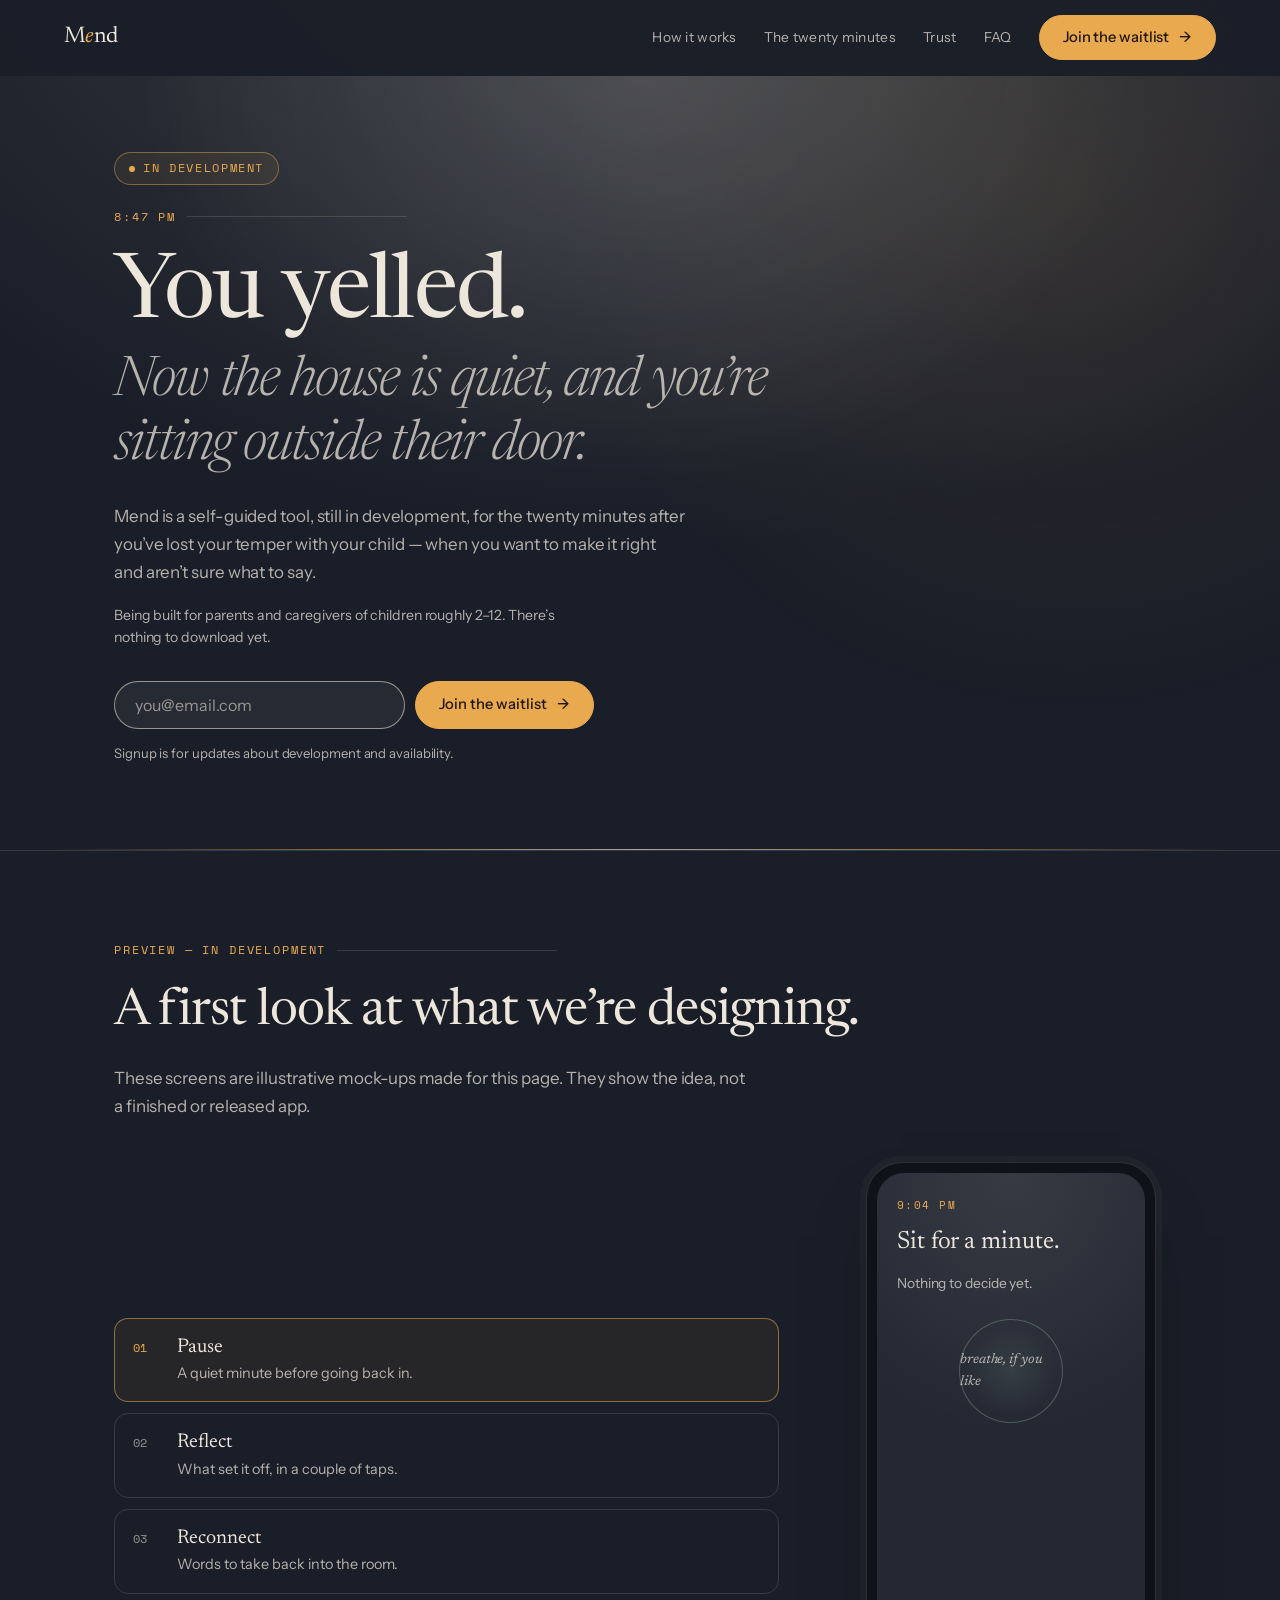
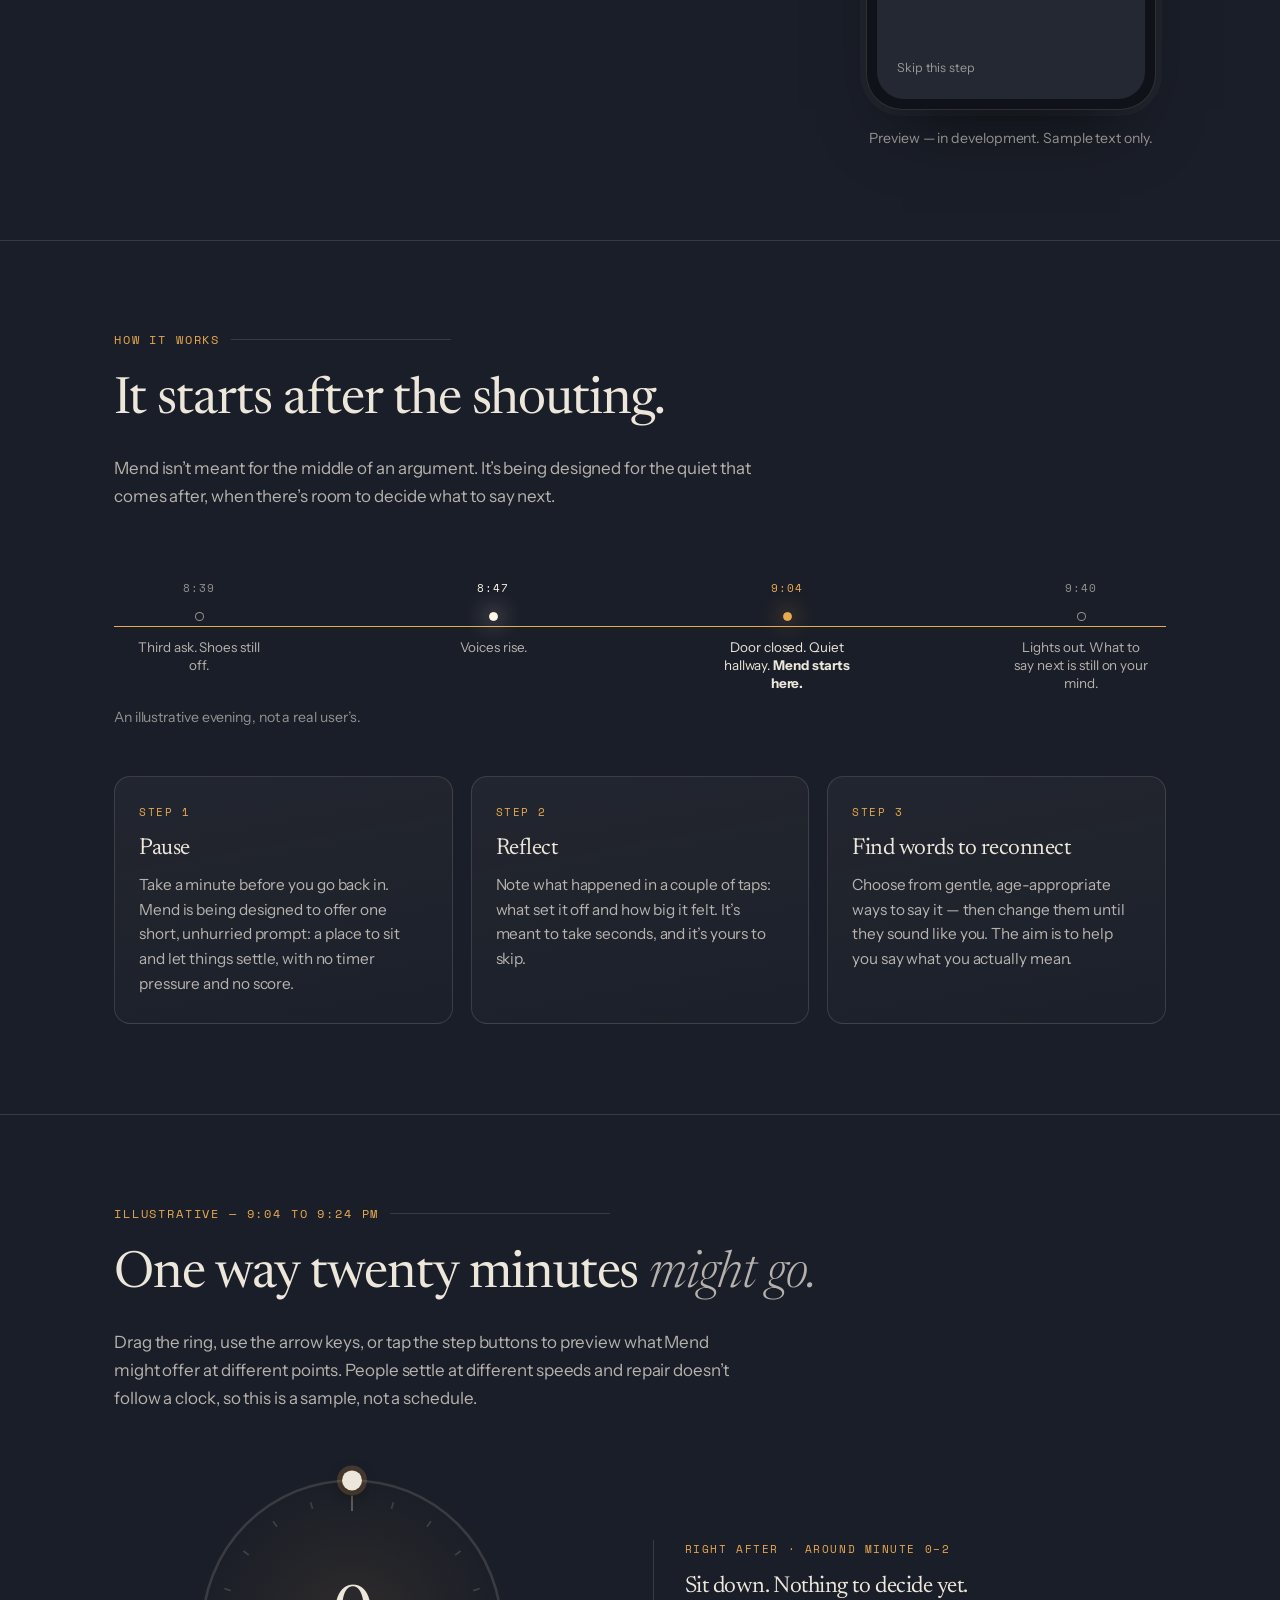
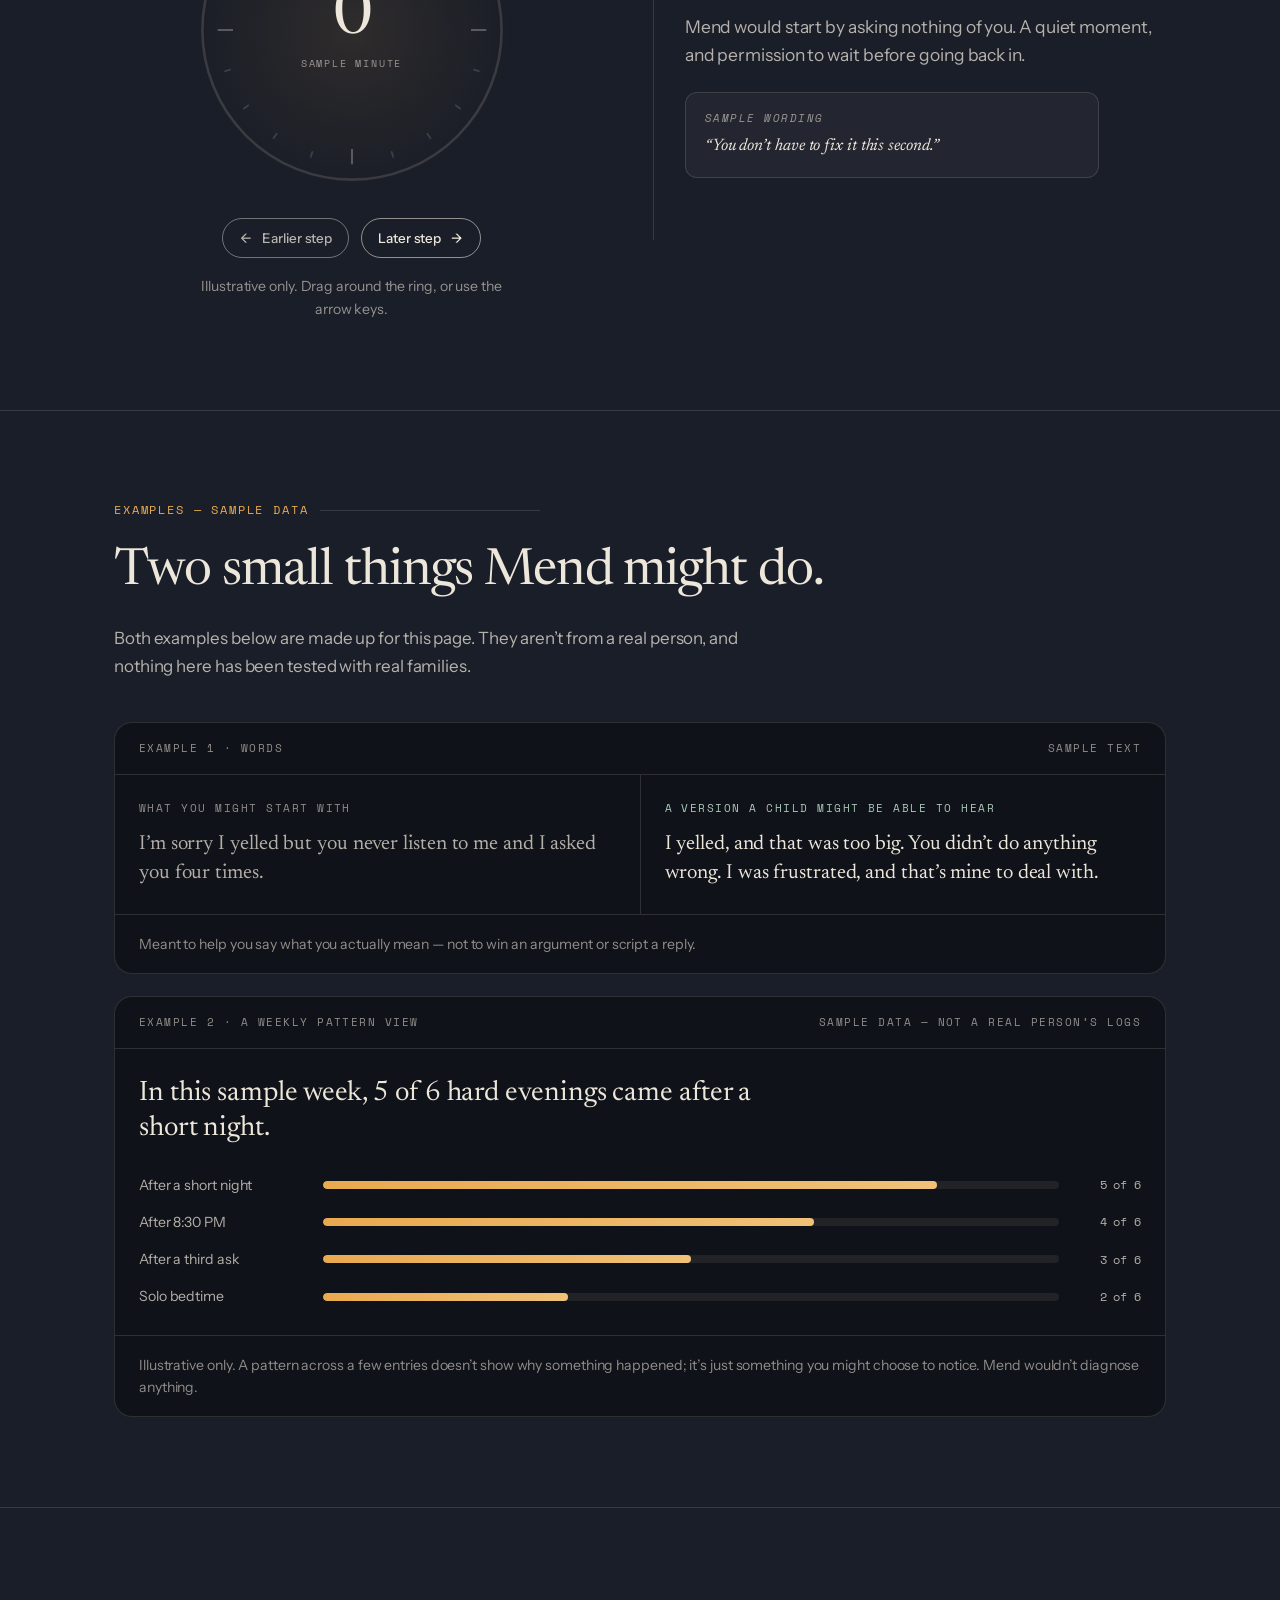
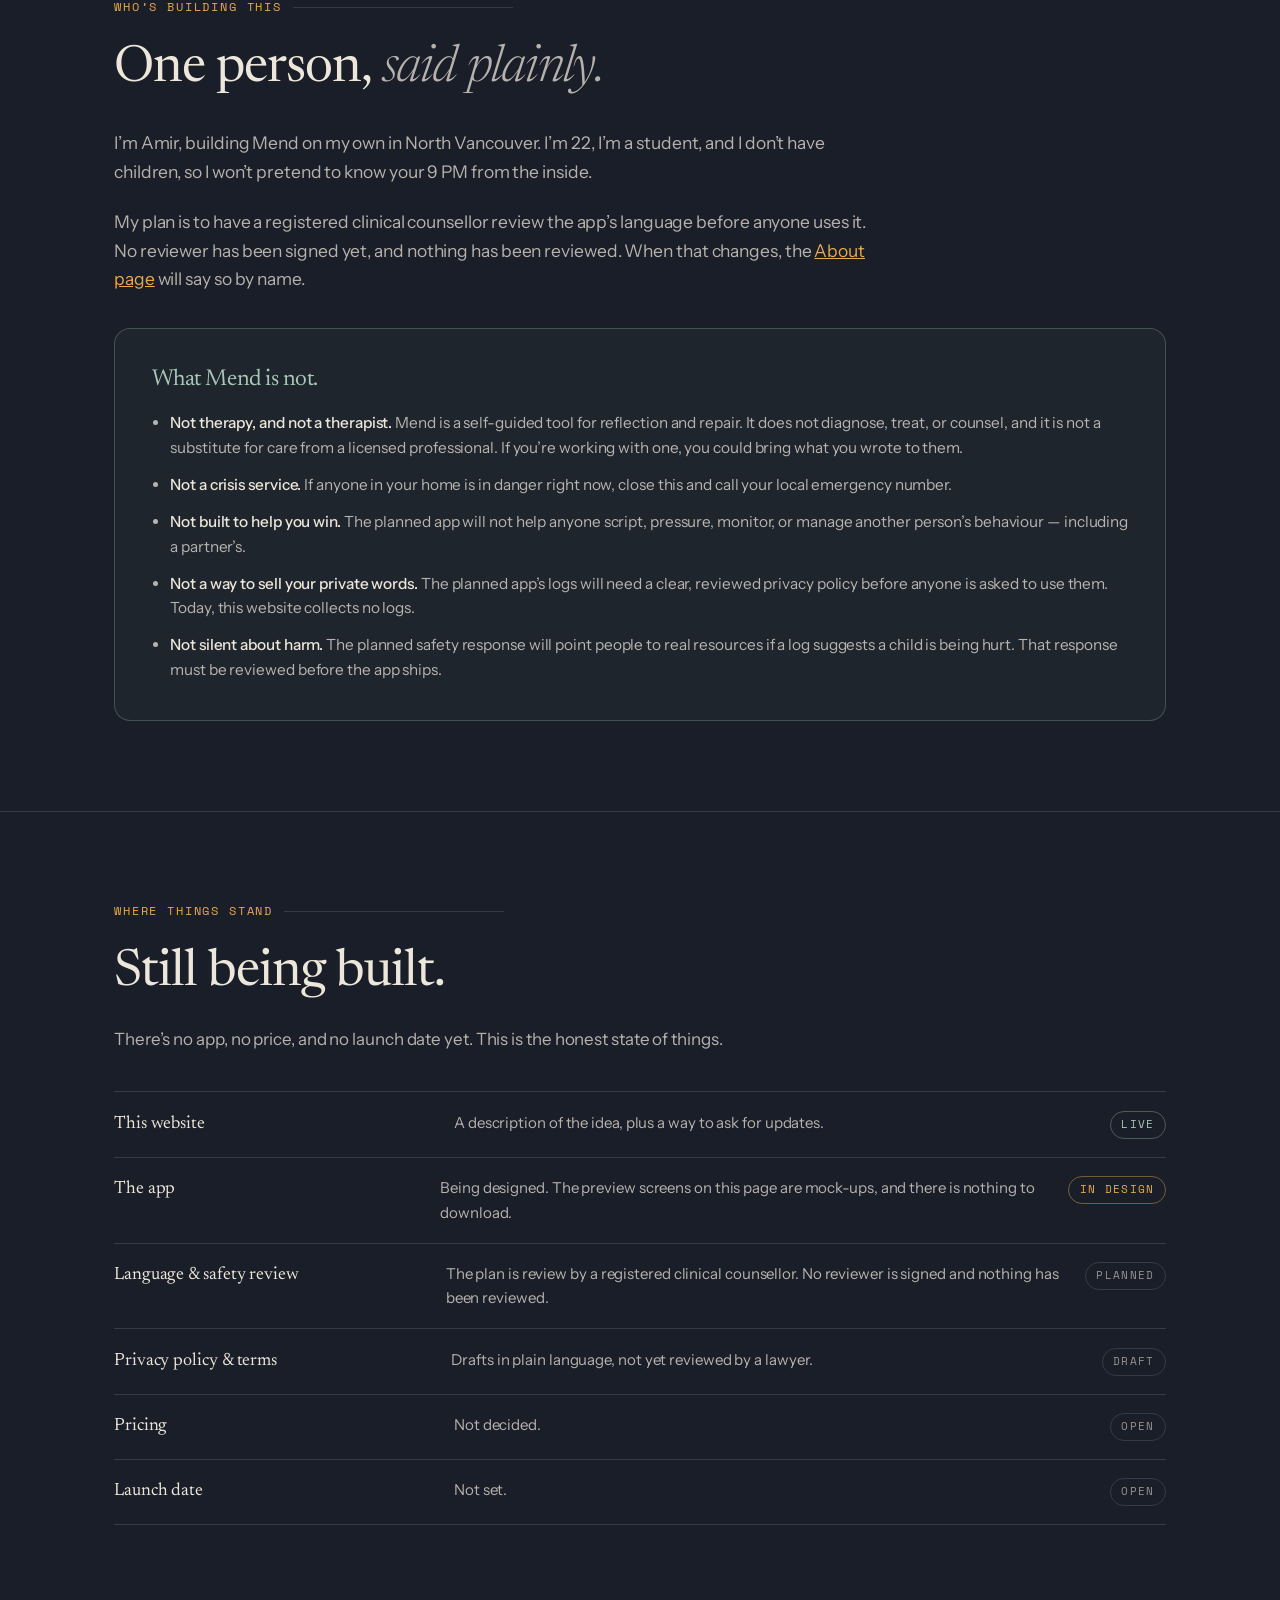
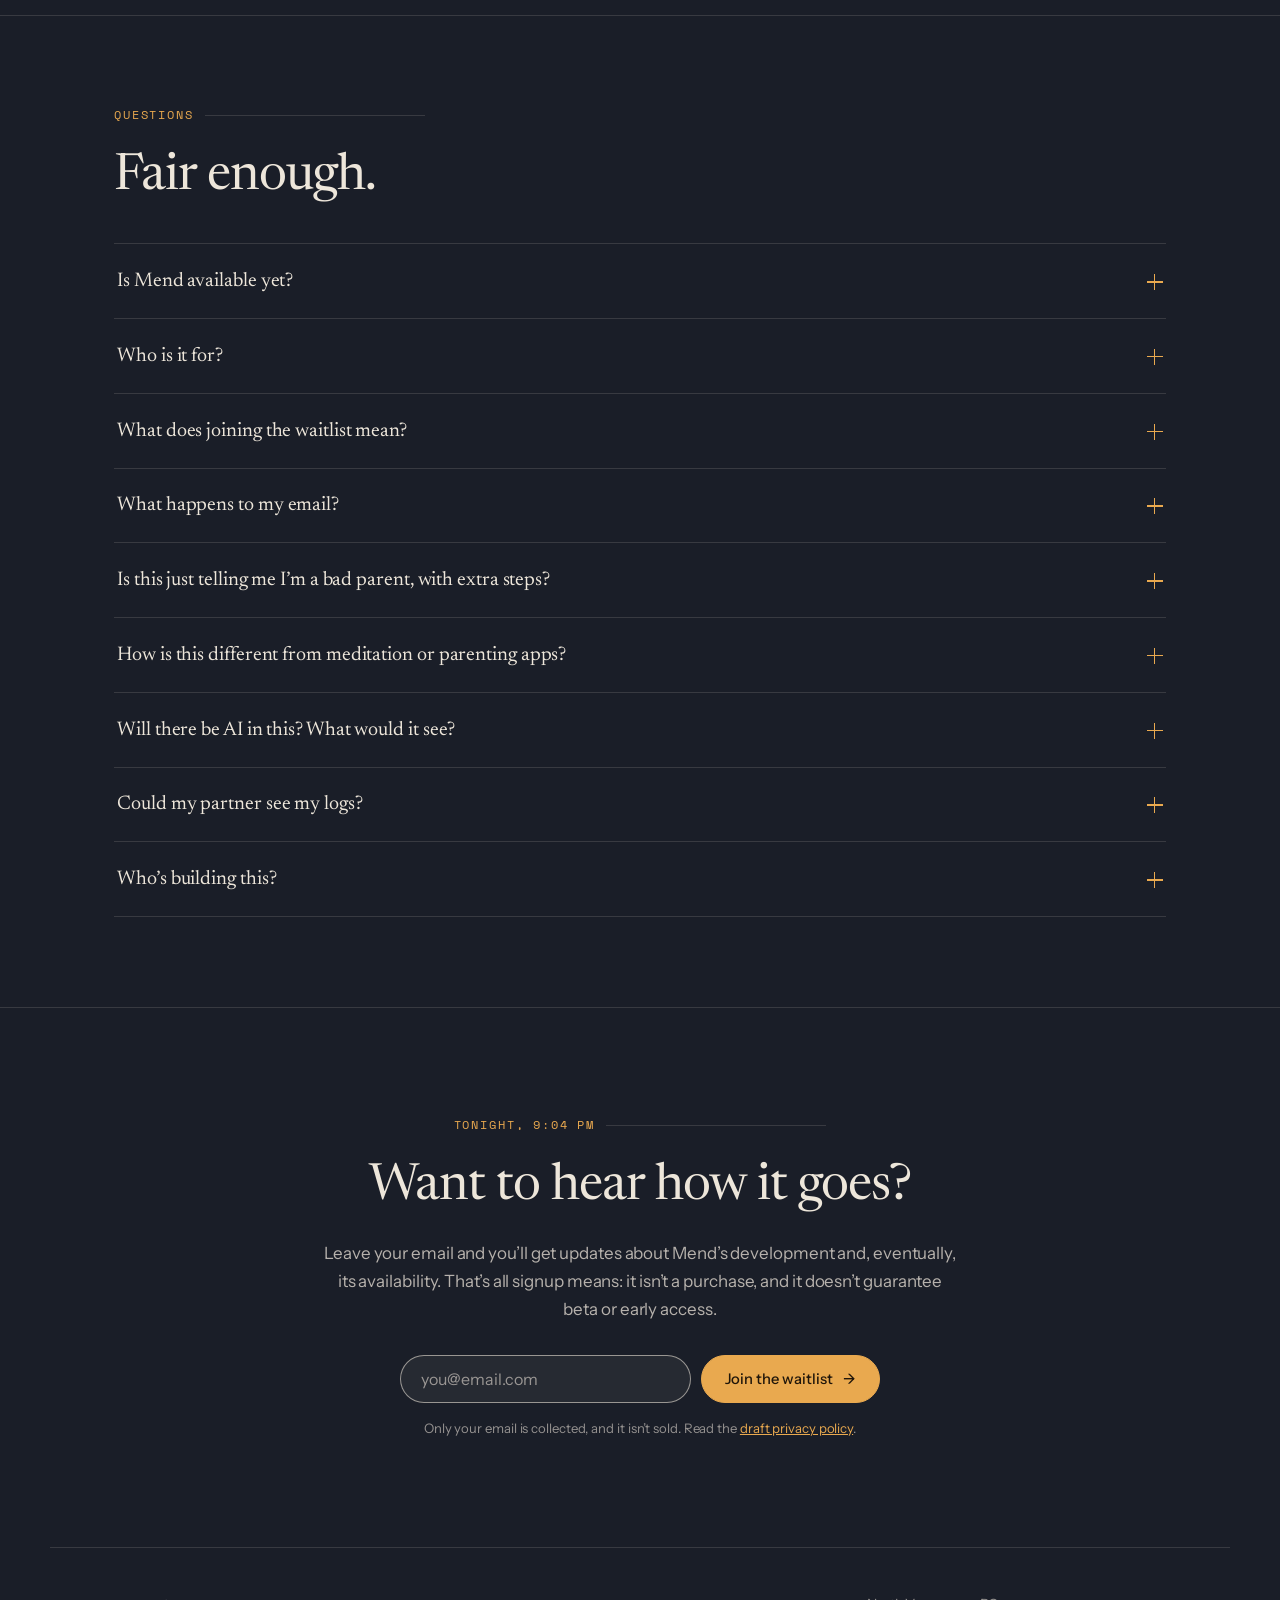
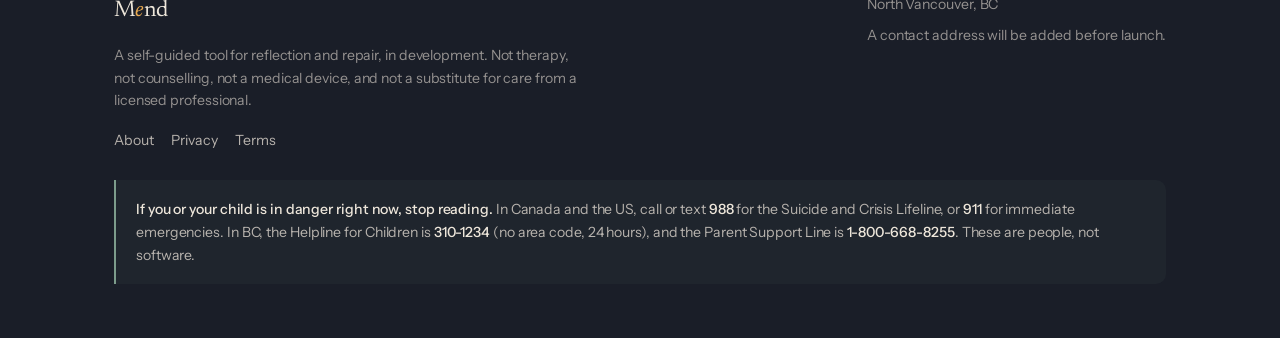
<file: index.html>
<!DOCTYPE html>
<html lang="en">
<head>
<meta charset="utf-8">
<meta name="viewport" content="width=device-width, initial-scale=1">
<meta name="color-scheme" content="dark">
<meta name="theme-color" content="#1A1E28">
<title>Mend — for the twenty minutes after</title>
<meta name="description" content="Mend is a self-guided tool, in development, for the twenty minutes after you've lost your temper with your child. Join the waitlist for updates.">
<link rel="icon" href="data:image/svg+xml,%3Csvg xmlns='http://www.w3.org/2000/svg' viewBox='0 0 32 32'%3E%3Crect width='32' height='32' rx='8' fill='%231A1E28'/%3E%3Ccircle cx='16' cy='16' r='6' fill='%23E9A94F'/%3E%3C/svg%3E">
<link rel="preconnect" href="https://fonts.googleapis.com">
<link rel="preconnect" href="https://fonts.gstatic.com" crossorigin>
<link href="https://fonts.googleapis.com/css2?family=Newsreader:ital,opsz,wght@0,6..72,300;0,6..72,400;1,6..72,300;1,6..72,400&family=Instrument+Sans:wght@400;500;600&family=Space+Mono:wght@400&display=swap" rel="stylesheet">
<link rel="stylesheet" href="mend.css">
<script>document.documentElement.classList.add("js")</script>
</head>
<body>
<a href="#main" class="skip">Skip to content</a>

<div id="glow" aria-hidden="true"><i class="glow-hot"></i><i class="glow-cool"></i></div>

<div class="stage">

<nav id="nav" aria-label="Main">
  <a class="mark" href="#top">M<i>e</i>nd</a>
  <button class="nav-toggle" type="button" aria-label="Open menu" aria-expanded="false" aria-controls="navlinks"><span></span><span></span><span></span></button>
  <div class="navlinks" id="navlinks">
    <a href="#how">How it works</a>
    <a href="#twenty">The twenty minutes</a>
    <a href="#trust">Trust</a>
    <a href="#faq">FAQ</a>
    <a class="btn" href="#join">Join the waitlist <span class="arw" aria-hidden="true">→</span></a>
  </div>
</nav>

<main id="main">

<!-- ===================== 1. HERO ===================== -->
<header class="wrap hero" id="top">
  <div class="hall-light" aria-hidden="true"></div>
  <p class="pill hero-h">In development</p>
  <p class="stamp hero-h">8:47 PM</p>
  <h1 class="hero-h">You yelled.<span class="em">Now the house is quiet, and you’re sitting outside their door.</span></h1>
  <p class="lede hero-lede">Mend is a self-guided tool, still in development, for the twenty minutes after you’ve lost your temper with your child — when you want to make it right and aren’t sure what to say.</p>
  <p class="small hero-meta hero-lede">Being built for parents and caregivers of children roughly 2–12. There’s nothing to download yet.</p>

  <form class="signup hero-form" id="f1" data-waitlist novalidate>
    <input class="hp" type="text" name="_gotcha" tabindex="-1" autocomplete="off" aria-hidden="true">
    <label class="vh" for="f1-email">Email address for waitlist updates</label>
    <input id="f1-email" type="email" name="email" placeholder="you@email.com" autocomplete="email" inputmode="email" required aria-describedby="f1-status">
    <button class="btn btn--submit" type="submit">
      <span class="lbl lbl-idle">Join the waitlist <span class="arw" aria-hidden="true">→</span></span>
      <span class="lbl lbl-busy" aria-hidden="true">Joining…</span>
    </button>
    <p class="formstatus" id="f1-status" role="status" aria-live="polite"></p>
  </form>
  <p class="note hero-form">Signup is for updates about development and availability.</p>
  <div class="doorlight" aria-hidden="true"></div>
</header>

<hr class="hr">

<!-- ===================== 2. PRODUCT PREVIEW ===================== -->
<section class="wrap band" id="preview" aria-labelledby="preview-h">
  <p class="stamp" data-reveal>Preview — in development</p>
  <h2 id="preview-h" data-reveal>A first look at what we’re designing.</h2>
  <p class="lede" data-reveal>These screens are illustrative mock-ups made for this page. They show the idea, not a finished or released app.</p>

  <div class="preview-grid" data-reveal="lg">
    <div class="preview-tabs" role="tablist" aria-label="Preview screens">
      <button class="ptab" role="tab" id="tab-pause" type="button" aria-controls="screen-pause" aria-selected="true"><span class="n">01</span><span class="ti">Pause</span><span class="de">A quiet minute before going back in.</span></button>
      <button class="ptab" role="tab" id="tab-reflect" type="button" aria-controls="screen-reflect" aria-selected="false" tabindex="-1"><span class="n">02</span><span class="ti">Reflect</span><span class="de">What set it off, in a couple of taps.</span></button>
      <button class="ptab" role="tab" id="tab-reconnect" type="button" aria-controls="screen-reconnect" aria-selected="false" tabindex="-1"><span class="n">03</span><span class="ti">Reconnect</span><span class="de">Words to take back into the room.</span></button>
    </div>

    <div>
      <div class="phone">
        <div class="screen">
          <div class="screen-panel on" role="tabpanel" id="screen-pause" aria-labelledby="tab-pause">
            <span class="sp-time">9:04 PM</span>
            <p class="sp-title">Sit for a minute.</p>
            <span>Nothing to decide yet.</span>
            <span class="sp-ring" aria-hidden="true">breathe, if you like</span>
            <span class="sp-skip">Skip this step</span>
          </div>
          <div class="screen-panel" role="tabpanel" id="screen-reflect" aria-labelledby="tab-reflect">
            <span class="sp-time">9:08 PM</span>
            <p class="sp-title">What set it off?</p>
            <span class="sp-chips"><span class="sp-chip sel">Third ask</span><span class="sp-chip">Running late</span><span class="sp-chip">Tired</span><span class="sp-chip">Noise</span></span>
            <span>How big did it feel?</span>
            <span class="sp-scale" aria-hidden="true"><span class="sel"></span><span class="sel"></span><span class="sel"></span><span></span><span></span></span>
            <span class="sp-skip">Skip this step</span>
          </div>
          <div class="screen-panel" role="tabpanel" id="screen-reconnect" aria-labelledby="tab-reconnect">
            <span class="sp-time">9:16 PM</span>
            <p class="sp-title">Words for going back in.</p>
            <span class="sp-chips"><span class="sp-chip">4–5</span><span class="sp-chip sel">6–8</span><span class="sp-chip">9–12</span></span>
            <p class="sp-quote">“I yelled, and that was too big. You didn’t do anything wrong. I’m here.”</p>
            <span class="sp-skip">Change the words until they sound like you</span>
          </div>
        </div>
      </div>
      <p class="small preview-caption">Preview — in development. Sample text only.</p>
    </div>
  </div>
</section>

<hr class="hr">

<!-- ===================== 3. HOW IT WORKS ===================== -->
<section class="wrap band" id="how" aria-labelledby="how-h">
  <p class="stamp" data-reveal>How it works</p>
  <h2 id="how-h" data-reveal>It starts after the shouting.</h2>
  <p class="lede" data-reveal>Mend isn’t meant for the middle of an argument. It’s being designed for the quiet that comes after, when there’s room to decide what to say next.</p>

  <div class="axis" id="axis" data-reveal="none" role="group" aria-label="An illustrative evening, from 8:39 to 9:40 PM">
    <div class="axis-line" aria-hidden="true"></div><div class="axis-fill" aria-hidden="true"></div>
    <ol class="axis-marks">
      <li class="mk" style="--i:0"><span class="t">8:39</span><span class="dot" aria-hidden="true"></span><span class="l">Third ask. Shoes still off.</span></li>
      <li class="mk mk--hot" style="--i:1"><span class="t">8:47</span><span class="dot" aria-hidden="true"></span><span class="l">Voices rise.</span></li>
      <li class="mk mk--live" style="--i:2"><span class="t">9:04</span><span class="dot" aria-hidden="true"></span><span class="l">Door closed. Quiet hallway. <b>Mend starts here.</b></span></li>
      <li class="mk" style="--i:3"><span class="t">9:40</span><span class="dot" aria-hidden="true"></span><span class="l">Lights out. What to say next is still on your mind.</span></li>
    </ol>
  </div>
  <p class="small">An illustrative evening, not a real user’s.</p>

  <ol class="steps" data-reveal>
    <li class="step"><span class="n">Step 1</span><h3>Pause</h3><p>Take a minute before you go back in. Mend is being designed to offer one short, unhurried prompt: a place to sit and let things settle, with no timer pressure and no score.</p></li>
    <li class="step"><span class="n">Step 2</span><h3>Reflect</h3><p>Note what happened in a couple of taps: what set it off and how big it felt. It’s meant to take seconds, and it’s yours to skip.</p></li>
    <li class="step"><span class="n">Step 3</span><h3>Find words to reconnect</h3><p>Choose from gentle, age-appropriate ways to say it — then change them until they sound like you. The aim is to help you say what you actually mean.</p></li>
  </ol>
</section>

<hr class="hr">

<!-- ===================== 4. THE TWENTY MINUTES (illustrative dial) ===================== -->
<section class="wrap band" id="twenty" aria-labelledby="twenty-h">
  <p class="stamp" data-reveal>Illustrative — 9:04 to 9:24 PM</p>
  <h2 id="twenty-h" data-reveal>One way twenty minutes <span class="em">might go.</span></h2>
  <p class="lede" data-reveal>Drag the ring, use the arrow keys, or tap the step buttons to preview what Mend might offer at different points. People settle at different speeds and repair doesn’t follow a clock, so this is a sample, not a schedule.</p>

  <div class="dial-wrap" data-reveal>
    <div class="dial-col">
      <div class="dial" id="dial" role="slider" tabindex="0"
           aria-label="Sample minute after an argument" aria-describedby="dial-hint"
           aria-valuemin="0" aria-valuemax="20" aria-valuenow="0" aria-valuetext="Minute 0 of 20: Right after">
        <svg viewBox="0 0 200 200" aria-hidden="true">
          <circle class="track" cx="100" cy="100" r="88"></circle>
          <circle class="prog" id="prog" cx="100" cy="100" r="88" stroke-dasharray="553" stroke-dashoffset="553"></circle>
          <g id="ticks"></g>
        </svg>
        <div class="dial-ring" id="dial-ring"></div>
        <div class="knob" id="knob" aria-hidden="true"></div>
        <div class="dial-read" aria-hidden="true">
          <div class="m" id="dm">0</div>
          <div class="u">sample minute</div>
        </div>
      </div>
      <div class="dial-controls">
        <button class="btn btn--ghost btn--sm" id="dial-prev" type="button" disabled><span class="arw" aria-hidden="true">←</span> Earlier step</button>
        <button class="btn btn--ghost btn--sm" id="dial-next" type="button">Later step <span class="arw" aria-hidden="true">→</span></button>
      </div>
      <p class="small dial-hint" id="dial-hint">Illustrative only. Drag around the ring, or use the arrow keys.</p>
    </div>

    <div class="panel" id="panel">
      <div class="ph" id="pph">Right after · around minute 0–2</div>
      <h3 id="pth">Sit down. Nothing to decide yet.</h3>
      <p id="ptx">Mend would start by asking nothing of you. A quiet moment, and permission to wait before going back in.</p>
      <div class="said"><span class="sample-tag said-tag">Sample wording</span><span id="psd">“You don’t have to fix it this second.”</span></div>
    </div>
  </div>
</section>

<hr class="hr">

<!-- ===================== 5. EXAMPLES (sample data) ===================== -->
<section class="wrap band" id="examples" aria-labelledby="examples-h">
  <p class="stamp" data-reveal>Examples — sample data</p>
  <h2 id="examples-h" data-reveal>Two small things Mend might do.</h2>
  <p class="lede" data-reveal>Both examples below are made up for this page. They aren’t from a real person, and nothing here has been tested with real families.</p>

  <div class="ex" data-reveal="lg">
    <div class="ex-top"><span class="sample-tag">Example 1 · Words</span><span class="sample-tag">Sample text</span></div>
    <div class="rewrite">
      <div class="rw"><span class="sample-tag tag">What you might start with</span><p>I’m sorry I yelled but you never listen to me and I asked you four times.</p></div>
      <div class="rw rw--out"><span class="sample-tag tag">A version a child might be able to hear</span><p>I yelled, and that was too big. You didn’t do anything wrong. I was frustrated, and that’s mine to deal with.</p></div>
    </div>
    <div class="ex-foot"><p class="small">Meant to help you say what you actually mean — not to win an argument or script a reply.</p></div>
  </div>

  <div class="ex mirror" id="mirror" data-reveal="none" style="margin-top:1.4rem">
    <div class="ex-top"><span class="sample-tag">Example 2 · A weekly pattern view</span><span class="sample-tag">Sample data — not a real person’s logs</span></div>
    <div class="mirror-body">
      <p class="hl">In this sample week, 5 of 6 hard evenings came after a short night.</p>
      <ul class="bars">
        <li class="bar" style="--w:83.3%"><span class="bl">After a short night</span><span class="bt" aria-hidden="true"><span class="bf"></span></span><span class="bv">5 of 6</span></li>
        <li class="bar" style="--w:66.7%"><span class="bl">After 8:30 PM</span><span class="bt" aria-hidden="true"><span class="bf"></span></span><span class="bv">4 of 6</span></li>
        <li class="bar" style="--w:50%"><span class="bl">After a third ask</span><span class="bt" aria-hidden="true"><span class="bf"></span></span><span class="bv">3 of 6</span></li>
        <li class="bar" style="--w:33.3%"><span class="bl">Solo bedtime</span><span class="bt" aria-hidden="true"><span class="bf"></span></span><span class="bv">2 of 6</span></li>
      </ul>
    </div>
    <div class="ex-foot"><p class="small">Illustrative only. A pattern across a few entries doesn’t show why something happened; it’s just something you might choose to notice. Mend wouldn’t diagnose anything.</p></div>
  </div>
</section>

<hr class="hr">

<!-- ===================== 6. TRUST + WHAT MEND IS NOT ===================== -->
<section class="wrap band" id="trust" aria-labelledby="trust-h">
  <p class="stamp" data-reveal>Who’s building this</p>
  <h2 id="trust-h" data-reveal>One person, <span class="em">said plainly.</span></h2>
  <div class="builder" data-reveal>
    <p>I’m Amir, building Mend on my own in North Vancouver. I’m 22, I’m a student, and I don’t have children, so I won’t pretend to know your 9 PM from the inside.</p>
    <p>My plan is to have a registered clinical counsellor review the app’s language before anyone uses it. No reviewer has been signed yet, and nothing has been reviewed. When that changes, the <a href="about.html">About page</a> will say so by name.</p>
  </div>

  <div class="guard" data-reveal="lg">
    <h3>What Mend is not.</h3>
    <ul>
      <li><b>Not therapy, and not a therapist.</b> Mend is a self-guided tool for reflection and repair. It does not diagnose, treat, or counsel, and it is not a substitute for care from a licensed professional. If you’re working with one, you could bring what you wrote to them.</li>
      <li><b>Not a crisis service.</b> If anyone in your home is in danger right now, close this and call your local emergency number.</li>
      <li><b>Not built to help you win.</b> The planned app will not help anyone script, pressure, monitor, or manage another person’s behaviour — including a partner’s.</li>
      <li><b>Not a way to sell your private words.</b> The planned app’s logs will need a clear, reviewed privacy policy before anyone is asked to use them. Today, this website collects no logs.</li>
      <li><b>Not silent about harm.</b> The planned safety response will point people to real resources if a log suggests a child is being hurt. That response must be reviewed before the app ships.</li>
    </ul>
  </div>
</section>

<hr class="hr">

<!-- ===================== DEVELOPMENT STATUS (replaces pricing) ===================== -->
<section class="wrap band" id="status" aria-labelledby="status-h">
  <p class="stamp" data-reveal>Where things stand</p>
  <h2 id="status-h" data-reveal>Still being built.</h2>
  <p class="lede" data-reveal>There’s no app, no price, and no launch date yet. This is the honest state of things.</p>

  <dl class="status" data-reveal>
    <div class="status-row"><dt>This website</dt><dd>A description of the idea, plus a way to ask for updates.</dd><dd class="tag tag--live">Live</dd></div>
    <div class="status-row"><dt>The app</dt><dd>Being designed. The preview screens on this page are mock-ups, and there is nothing to download.</dd><dd class="tag tag--now">In design</dd></div>
    <div class="status-row"><dt>Language &amp; safety review</dt><dd>The plan is review by a registered clinical counsellor. No reviewer is signed and nothing has been reviewed.</dd><dd class="tag">Planned</dd></div>
    <div class="status-row"><dt>Privacy policy &amp; terms</dt><dd>Drafts in plain language, not yet reviewed by a lawyer.</dd><dd class="tag">Draft</dd></div>
    <div class="status-row"><dt>Pricing</dt><dd>Not decided.</dd><dd class="tag">Open</dd></div>
    <div class="status-row"><dt>Launch date</dt><dd>Not set.</dd><dd class="tag">Open</dd></div>
  </dl>
</section>

<hr class="hr">

<!-- ===================== 7. FAQ ===================== -->
<section class="wrap band" id="faq" aria-labelledby="faq-h">
  <p class="stamp" data-reveal>Questions</p>
  <h2 id="faq-h" data-reveal>Fair enough.</h2>
  <div class="faq" data-reveal>
    <details class="q"><summary>Is Mend available yet?<span class="pm" aria-hidden="true"></span></summary><div class="a"><p>No. Mend is in development. There’s no app to download or buy, and no launch date has been set. This website explains the idea and lets you ask for updates.</p></div></details>
    <details class="q"><summary>Who is it for?<span class="pm" aria-hidden="true"></span></summary><div class="a"><p>Parents and caregivers of young children, roughly 2–12, who sometimes lose their temper and want help repairing afterwards. It isn’t designed for anger that has nothing to do with your kids, and it isn’t for emergencies.</p></div></details>
    <details class="q"><summary>What does joining the waitlist mean?<span class="pm" aria-hidden="true"></span></summary><div class="a"><p>You’ll get updates about Mend’s development and, eventually, its availability. It isn’t a purchase and it isn’t a commitment, and it doesn’t guarantee beta or early access. How often updates go out hasn’t been decided.</p></div></details>
    <details class="q"><summary>What happens to my email?<span class="pm" aria-hidden="true"></span></summary><div class="a"><p>It’s the only thing this website collects. It’s used to send updates about Mend and isn’t sold. The <a href="privacy.html">privacy page</a> has the details, and it’s still a draft that hasn’t had legal review.</p></div></details>
    <details class="q"><summary>Is this just telling me I’m a bad parent, with extra steps?<span class="pm" aria-hidden="true"></span></summary><div class="a"><p>That’s what I want to avoid. The planned design has no score, streak, or red days. The aim is to make room for a repair tonight, without turning a hard moment into a grade.</p></div></details>
    <details class="q"><summary>How is this different from meditation or parenting apps?<span class="pm" aria-hidden="true"></span></summary><div class="a"><p>I’m not claiming it’s better than anything. Use what helps you. Mend is being designed for one narrow moment: after you’ve lost your temper and are deciding how to go back into the room.</p></div></details>
    <details class="q"><summary>Will there be AI in this? What would it see?<span class="pm" aria-hidden="true"></span></summary><div class="a"><p>The current plan includes software-assisted wording suggestions and a weekly pattern view. The app doesn’t exist yet, so there are no user logs. Before release, the privacy policy and safety behaviour need independent review and a clear explanation here.</p></div></details>
    <details class="q"><summary>Could my partner see my logs?<span class="pm" aria-hidden="true"></span></summary><div class="a"><p>There are no logs today. The planned app won’t have a shared family account, but its access controls still have to be built and tested before I can promise how they work.</p></div></details>
    <details class="q"><summary>Who’s building this?<span class="pm" aria-hidden="true"></span></summary><div class="a"><p>I’m Amir, one person in North Vancouver. I’m 22 and I don’t have children. The <a href="about.html">About page</a> explains why I’m building this, and what I’ll do if I get it wrong.</p></div></details>
  </div>
</section>

<hr class="hr">

<!-- ===================== 8. FINAL WAITLIST ===================== -->
<section class="wrap close" id="join" aria-labelledby="join-h">
  <div class="inner">
    <p class="stamp" style="justify-content:center" data-reveal>Tonight, 9:04 PM</p>
    <h2 id="join-h" data-reveal>Want to hear how it goes?</h2>
    <p class="lede" data-reveal>Leave your email and you’ll get updates about Mend’s development and, eventually, its availability. That’s all signup means: it isn’t a purchase, and it doesn’t guarantee beta or early access.</p>
    <form class="signup" id="f2" data-waitlist novalidate>
      <input class="hp" type="text" name="_gotcha" tabindex="-1" autocomplete="off" aria-hidden="true">
      <label class="vh" for="f2-email">Email address for waitlist updates</label>
      <input id="f2-email" type="email" name="email" placeholder="you@email.com" autocomplete="email" inputmode="email" required aria-describedby="f2-status">
      <button class="btn btn--submit" type="submit">
        <span class="lbl lbl-idle">Join the waitlist <span class="arw" aria-hidden="true">→</span></span>
        <span class="lbl lbl-busy" aria-hidden="true">Joining…</span>
      </button>
      <p class="formstatus" id="f2-status" role="status" aria-live="polite"></p>
    </form>
    <p class="note">Only your email is collected, and it isn’t sold. Read the <a href="privacy.html">draft privacy policy</a>.</p>
  </div>
</section>

</main>

<footer class="wrap">
  <div class="fgrid">
    <div>
      <a class="mark" href="#top">M<i>e</i>nd</a>
      <p class="small" style="margin-top:.9rem">A self-guided tool for reflection and repair, in development. Not therapy, not counselling, not a medical device, and not a substitute for care from a licensed professional.</p>
      <nav class="fnav" aria-label="Footer">
        <a href="about.html">About</a>
        <a href="privacy.html">Privacy</a>
        <a href="terms.html">Terms</a>
      </nav>
    </div>
    <div class="small" style="display:grid;gap:.55rem">
      <div>North Vancouver, BC</div>
      <div data-contact>A contact address will be added before launch.</div>
    </div>
  </div>
  <div class="crisis">
    <p><b>If you or your child is in danger right now, stop reading.</b> In Canada and the US, call or text <b>988</b> for the Suicide and Crisis Lifeline, or <b>911</b> for immediate emergencies. In BC, the Helpline for Children is <b>310-1234</b> (no area code, 24 hours), and the Parent Support Line is <b>1-800-668-8255</b>. These are people, not software.</p>
  </div>
</footer>

</div>

<script src="config.js" defer></script>
<script src="mend.js" defer></script>
<script src="home.js" defer></script>
</body>
</html>
</file>
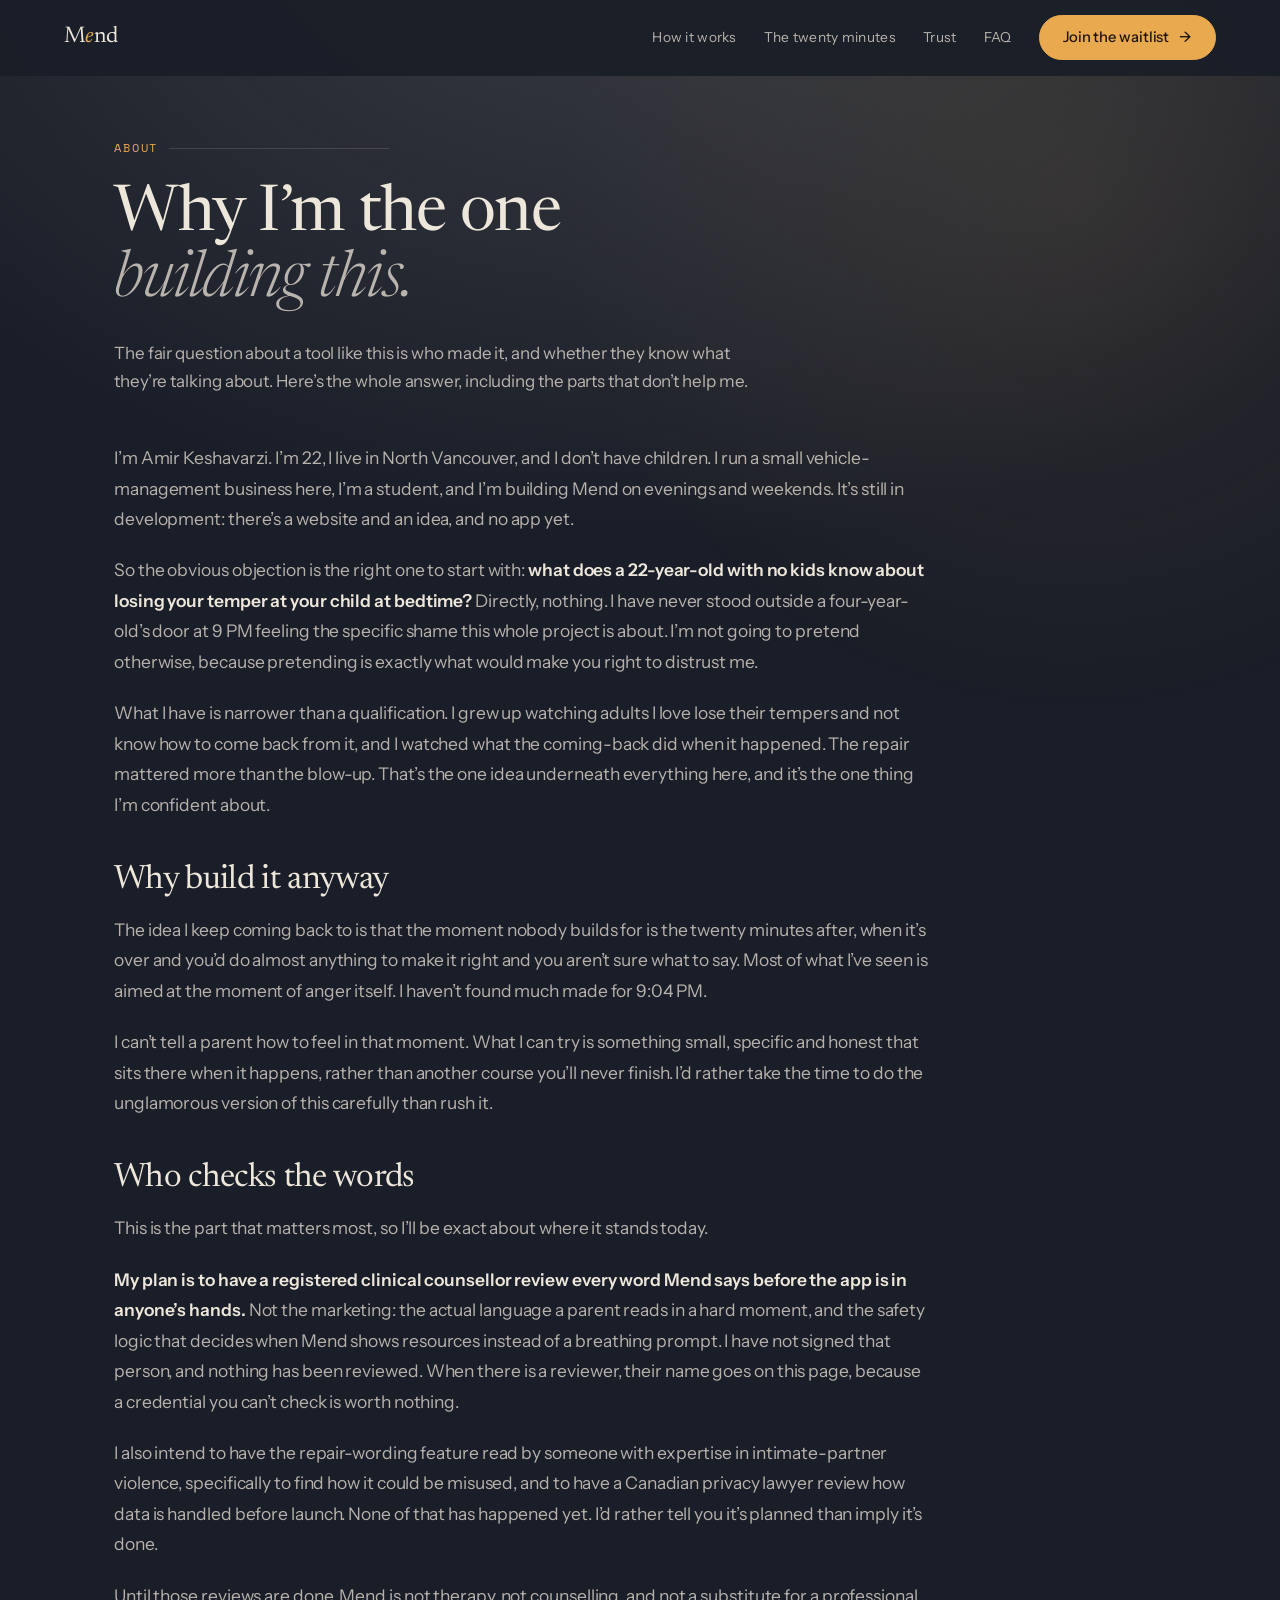
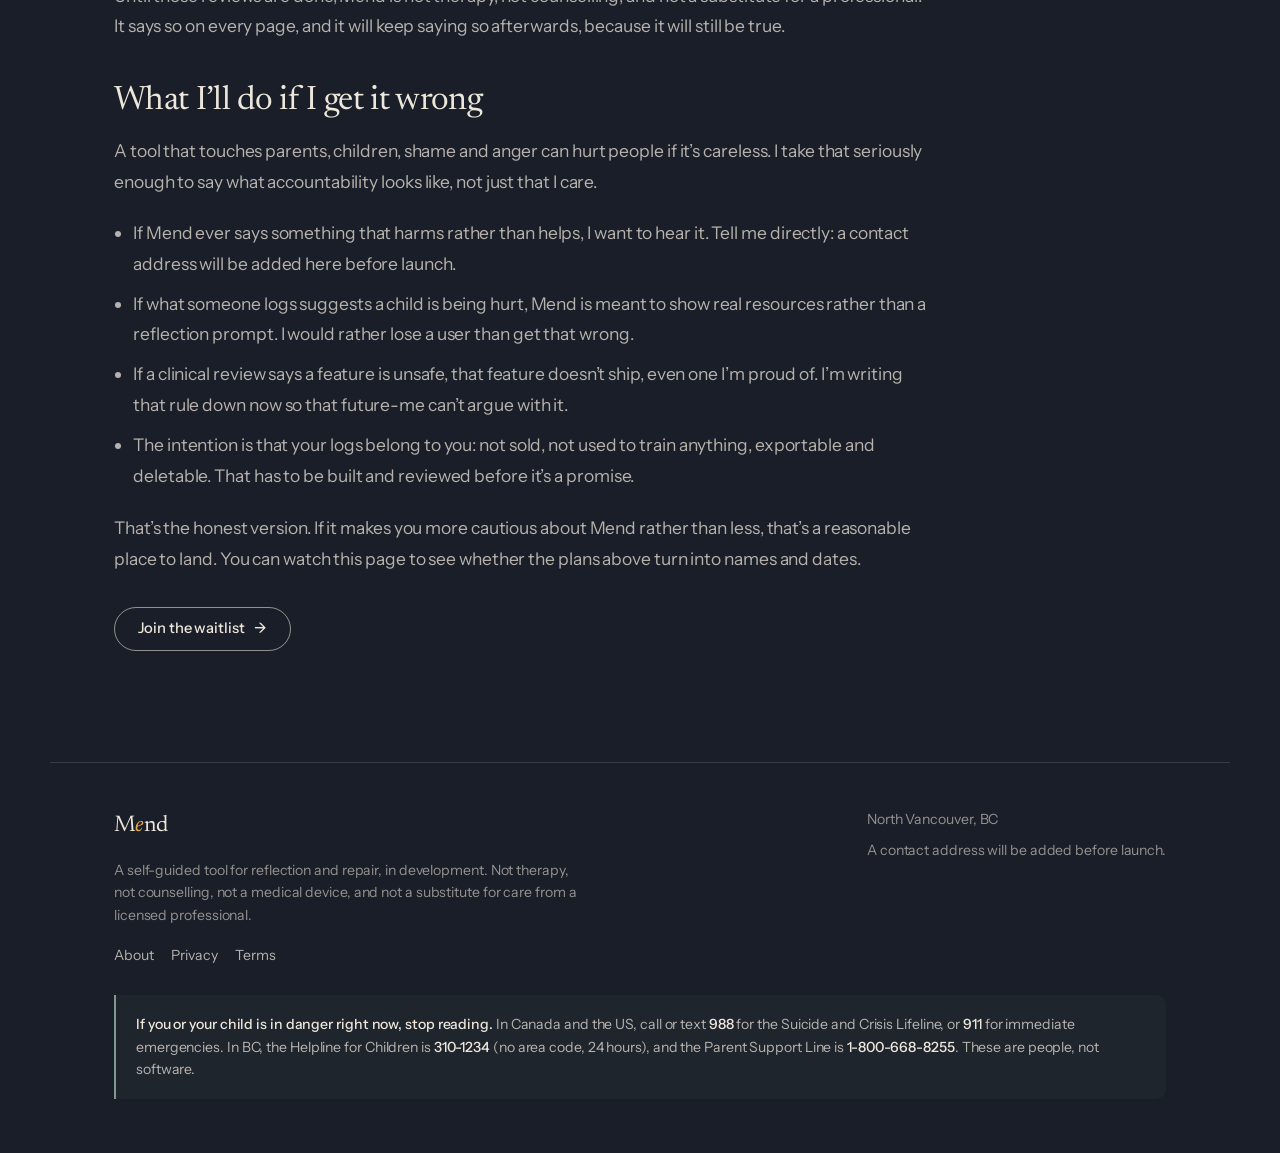
<file: about.html>
<!DOCTYPE html>
<html lang="en">
<head>
<meta charset="utf-8">
<meta name="viewport" content="width=device-width, initial-scale=1">
<meta name="color-scheme" content="dark">
<meta name="theme-color" content="#1A1E28">
<title>About — Mend</title>
<meta name="description" content="Who's building Mend, and why a 22-year-old with no kids is the one doing it. The honest version, including who is meant to review the words and what happens if I get it wrong.">
<link rel="icon" href="data:image/svg+xml,%3Csvg xmlns='http://www.w3.org/2000/svg' viewBox='0 0 32 32'%3E%3Crect width='32' height='32' rx='8' fill='%231A1E28'/%3E%3Ccircle cx='16' cy='16' r='6' fill='%23E9A94F'/%3E%3C/svg%3E">
<link rel="preconnect" href="https://fonts.googleapis.com">
<link rel="preconnect" href="https://fonts.gstatic.com" crossorigin>
<link href="https://fonts.googleapis.com/css2?family=Newsreader:ital,opsz,wght@0,6..72,300;0,6..72,400;1,6..72,300;1,6..72,400&family=Instrument+Sans:wght@400;500;600&family=Space+Mono:wght@400&display=swap" rel="stylesheet">
<link rel="stylesheet" href="mend.css">
<script>document.documentElement.classList.add("js")</script>
</head>
<body>

<a href="#main" class="skip">Skip to content</a>
<div id="glow" aria-hidden="true"><i class="glow-hot"></i><i class="glow-cool"></i></div>

<div class="stage">

<nav id="nav" aria-label="Main">
  <a class="mark" href="index.html">M<i>e</i>nd</a>
  <button class="nav-toggle" type="button" aria-label="Open menu" aria-expanded="false" aria-controls="navlinks"><span></span><span></span><span></span></button>
  <div class="navlinks" id="navlinks">
    <a href="index.html#how">How it works</a>
    <a href="index.html#twenty">The twenty minutes</a>
    <a href="index.html#trust">Trust</a>
    <a href="index.html#faq">FAQ</a>
    <a class="btn" href="index.html#join">Join the waitlist <span class="arw" aria-hidden="true">→</span></a>
  </div>
</nav>

<main id="main" class="wrap band page-head">
  <p class="stamp" data-reveal>About</p>
  <h1 data-reveal>Why I’m the one<br><span class="em">building this.</span></h1>
  <p class="lede" data-reveal>The fair question about a tool like this is who made it, and whether they know what they’re talking about. Here’s the whole answer, including the parts that don’t help me.</p>

  <div class="prose" data-reveal style="margin-top:3rem">
    <p>I’m Amir Keshavarzi. I’m 22, I live in North Vancouver, and I don’t have children. I run a small vehicle-management business here, I’m a student, and I’m building Mend on evenings and weekends. It’s still in development: there’s a website and an idea, and no app yet.</p>

    <p>So the obvious objection is the right one to start with: <b>what does a 22-year-old with no kids know about losing your temper at your child at bedtime?</b> Directly, nothing. I have never stood outside a four-year-old’s door at 9 PM feeling the specific shame this whole project is about. I’m not going to pretend otherwise, because pretending is exactly what would make you right to distrust me.</p>

    <p>What I have is narrower than a qualification. I grew up watching adults I love lose their tempers and not know how to come back from it, and I watched what the coming-back did when it happened. The repair mattered more than the blow-up. That’s the one idea underneath everything here, and it’s the one thing I’m confident about.</p>

    <h2>Why build it anyway</h2>
    <p>The idea I keep coming back to is that the moment nobody builds for is the twenty minutes after, when it’s over and you’d do almost anything to make it right and you aren’t sure what to say. Most of what I’ve seen is aimed at the moment of anger itself. I haven’t found much made for 9:04 PM.</p>
    <p>I can’t tell a parent how to feel in that moment. What I can try is something small, specific and honest that sits there when it happens, rather than another course you’ll never finish. I’d rather take the time to do the unglamorous version of this carefully than rush it.</p>

    <h2>Who checks the words</h2>
    <p>This is the part that matters most, so I’ll be exact about where it stands today.</p>
    <p><b>My plan is to have a registered clinical counsellor review every word Mend says before the app is in anyone’s hands.</b> Not the marketing: the actual language a parent reads in a hard moment, and the safety logic that decides when Mend shows resources instead of a breathing prompt. I have not signed that person, and nothing has been reviewed. When there is a reviewer, their name goes on this page, because a credential you can’t check is worth nothing.</p>
    <p>I also intend to have the repair-wording feature read by someone with expertise in intimate-partner violence, specifically to find how it could be misused, and to have a Canadian privacy lawyer review how data is handled before launch. None of that has happened yet. I’d rather tell you it’s planned than imply it’s done.</p>
    <p>Until those reviews are done, Mend is not therapy, not counselling, and not a substitute for a professional. It says so on every page, and it will keep saying so afterwards, because it will still be true.</p>

    <h2>What I’ll do if I get it wrong</h2>
    <p>A tool that touches parents, children, shame and anger can hurt people if it’s careless. I take that seriously enough to say what accountability looks like, not just that I care.</p>
    <ul>
      <li>If Mend ever says something that harms rather than helps, I want to hear it. Tell me directly: <span data-contact>a contact address will be added here before launch</span>.</li>
      <li>If what someone logs suggests a child is being hurt, Mend is meant to show real resources rather than a reflection prompt. I would rather lose a user than get that wrong.</li>
      <li>If a clinical review says a feature is unsafe, that feature doesn’t ship, even one I’m proud of. I’m writing that rule down now so that future-me can’t argue with it.</li>
      <li>The intention is that your logs belong to you: not sold, not used to train anything, exportable and deletable. That has to be built and reviewed before it’s a promise.</li>
    </ul>

    <p>That’s the honest version. If it makes you more cautious about Mend rather than less, that’s a reasonable place to land. You can watch this page to see whether the plans above turn into names and dates.</p>

    <p style="margin-top:2rem"><a class="btn btn--ghost" href="index.html#join">Join the waitlist <span class="arw" aria-hidden="true">→</span></a></p>
  </div>
</main>

<footer class="wrap">
  <div class="fgrid">
    <div>
      <a class="mark" href="index.html">M<i>e</i>nd</a>
      <p class="small" style="margin-top:.9rem">A self-guided tool for reflection and repair, in development. Not therapy, not counselling, not a medical device, and not a substitute for care from a licensed professional.</p>
      <nav class="fnav" aria-label="Footer">
        <a href="about.html" aria-current="page">About</a>
        <a href="privacy.html">Privacy</a>
        <a href="terms.html">Terms</a>
      </nav>
    </div>
    <div class="small" style="display:grid;gap:.55rem">
      <div>North Vancouver, BC</div>
      <div data-contact>A contact address will be added before launch.</div>
    </div>
  </div>
  <div class="crisis">
    <p><b>If you or your child is in danger right now, stop reading.</b> In Canada and the US, call or text <b>988</b> for the Suicide and Crisis Lifeline, or <b>911</b> for immediate emergencies. In BC, the Helpline for Children is <b>310-1234</b> (no area code, 24 hours), and the Parent Support Line is <b>1-800-668-8255</b>. These are people, not software.</p>
  </div>
</footer>

</div>
<script src="config.js" defer></script>
<script src="mend.js" defer></script>
</body>
</html>
</file>
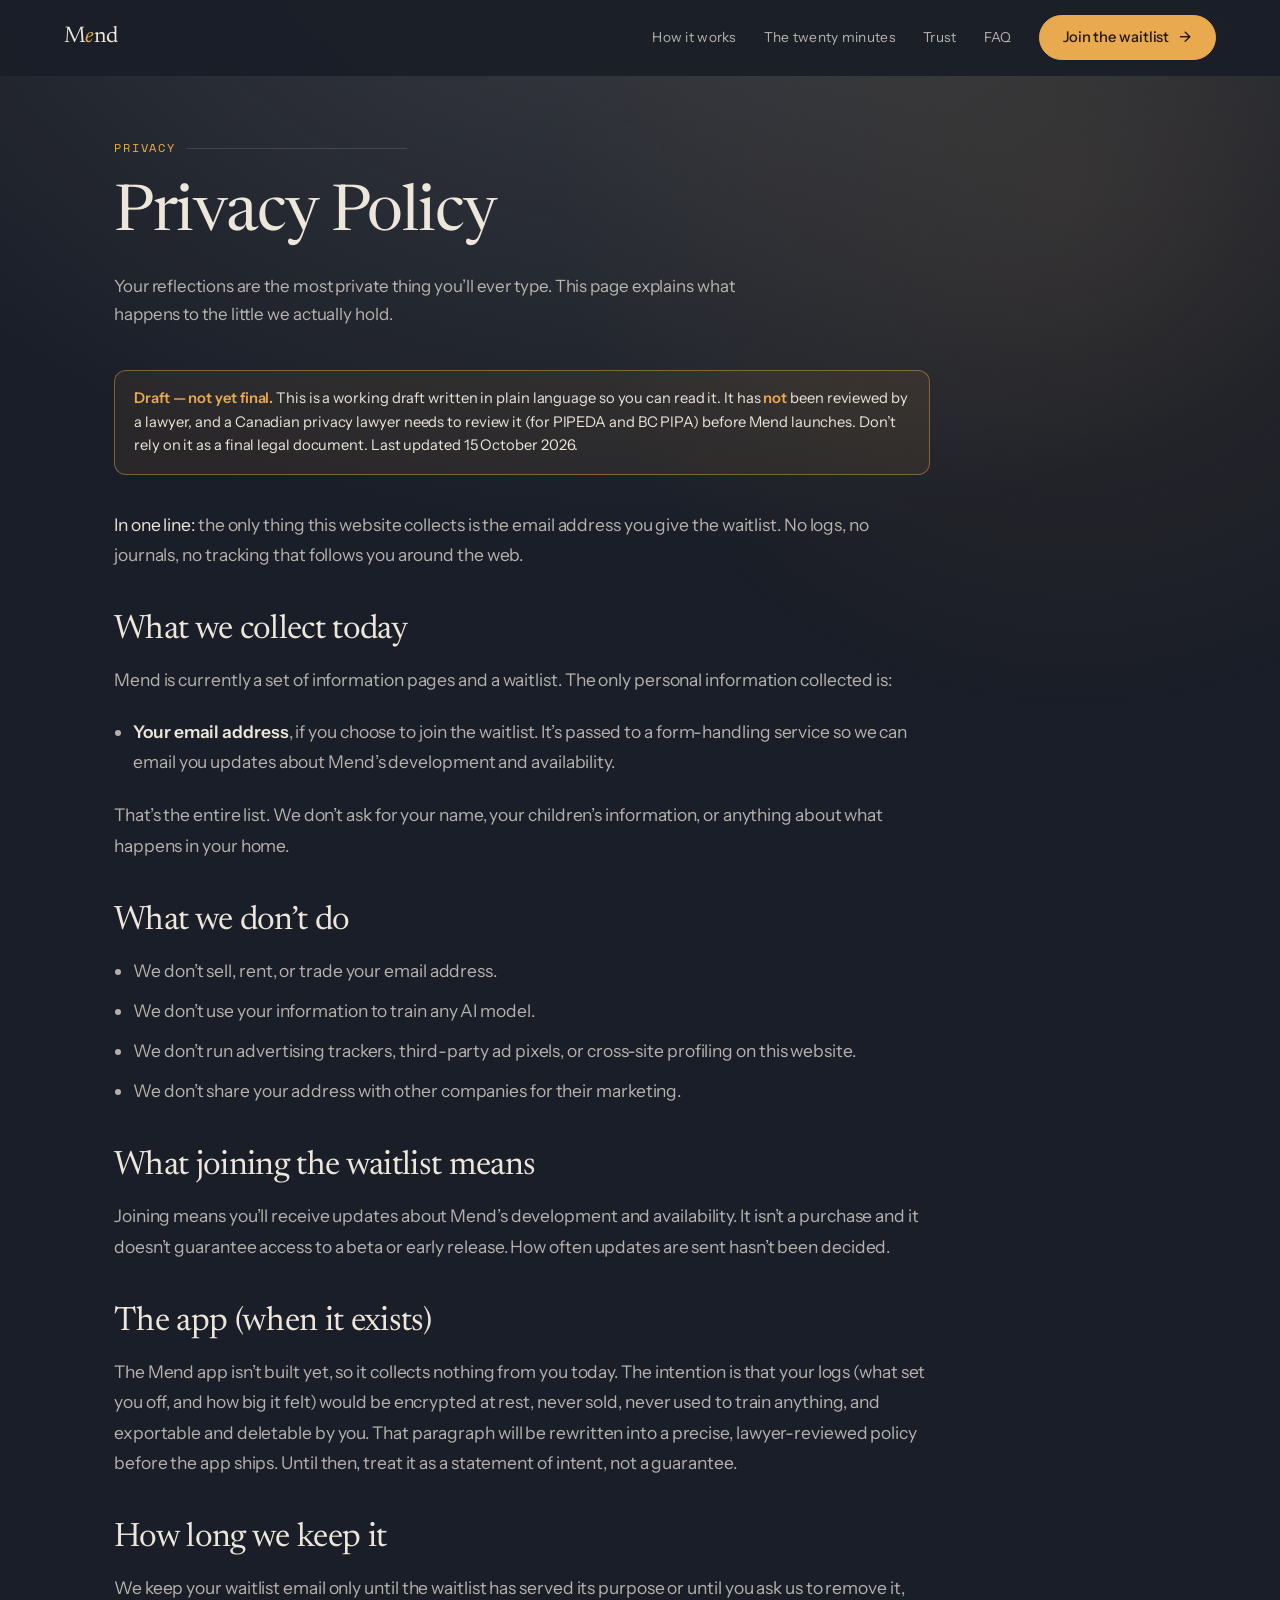
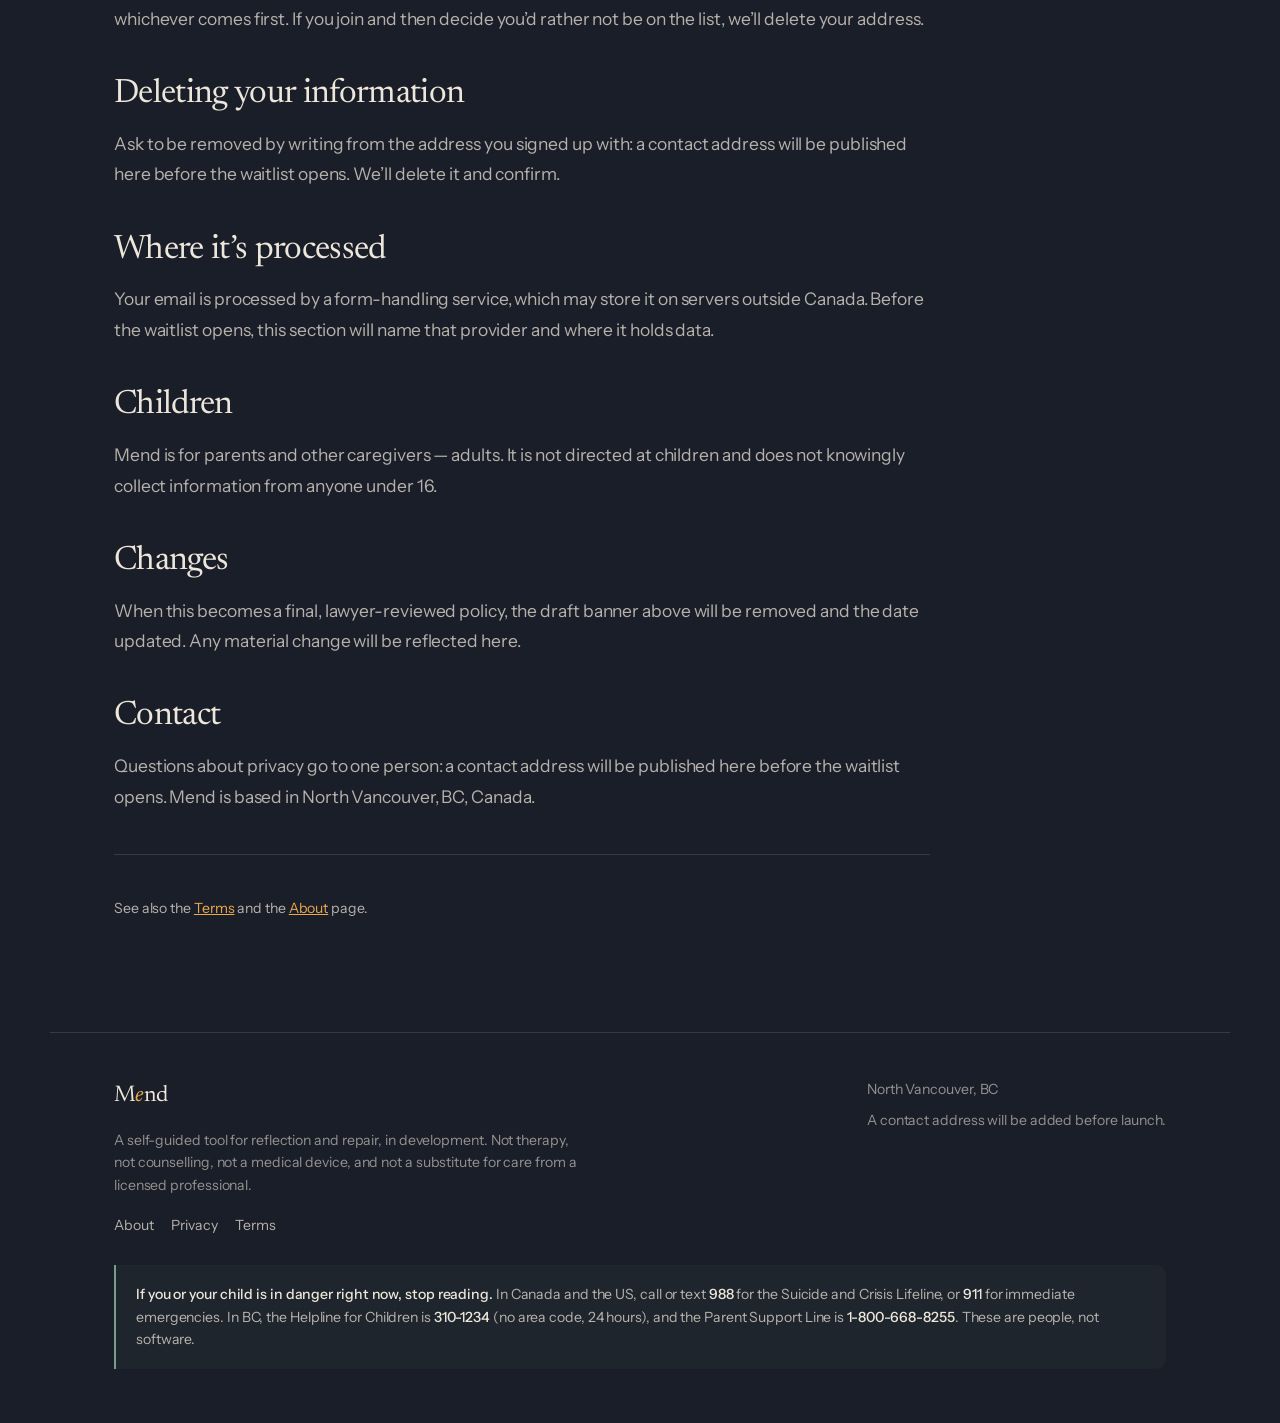
<file: privacy.html>
<!DOCTYPE html>
<html lang="en">
<head>
<meta charset="utf-8">
<meta name="viewport" content="width=device-width, initial-scale=1">
<meta name="color-scheme" content="dark">
<meta name="theme-color" content="#1A1E28">
<title>Privacy — Mend</title>
<meta name="description" content="A plain-language draft of how Mend handles the one thing it collects today: the email address you give the waitlist. Not yet legally reviewed.">
<link rel="icon" href="data:image/svg+xml,%3Csvg xmlns='http://www.w3.org/2000/svg' viewBox='0 0 32 32'%3E%3Crect width='32' height='32' rx='8' fill='%231A1E28'/%3E%3Ccircle cx='16' cy='16' r='6' fill='%23E9A94F'/%3E%3C/svg%3E">
<link rel="preconnect" href="https://fonts.googleapis.com">
<link rel="preconnect" href="https://fonts.gstatic.com" crossorigin>
<link href="https://fonts.googleapis.com/css2?family=Newsreader:ital,opsz,wght@0,6..72,300;0,6..72,400;1,6..72,300;1,6..72,400&family=Instrument+Sans:wght@400;500;600&family=Space+Mono:wght@400&display=swap" rel="stylesheet">
<link rel="stylesheet" href="mend.css">
<script>document.documentElement.classList.add("js")</script>
</head>
<body>

<a href="#main" class="skip">Skip to content</a>
<div id="glow" aria-hidden="true"><i class="glow-hot"></i><i class="glow-cool"></i></div>

<div class="stage">

<nav id="nav" aria-label="Main">
  <a class="mark" href="index.html">M<i>e</i>nd</a>
  <button class="nav-toggle" type="button" aria-label="Open menu" aria-expanded="false" aria-controls="navlinks"><span></span><span></span><span></span></button>
  <div class="navlinks" id="navlinks">
    <a href="index.html#how">How it works</a>
    <a href="index.html#twenty">The twenty minutes</a>
    <a href="index.html#trust">Trust</a>
    <a href="index.html#faq">FAQ</a>
    <a class="btn" href="index.html#join">Join the waitlist <span class="arw" aria-hidden="true">→</span></a>
  </div>
</nav>

<main id="main" class="wrap band page-head">
  <p class="stamp" data-reveal>Privacy</p>
  <h1 data-reveal>Privacy Policy</h1>
  <p class="lede" data-reveal>Your reflections are the most private thing you’ll ever type. This page explains what happens to the little we actually hold.</p>

  <div class="prose" data-reveal style="margin-top:2.6rem">
    <div class="draftbar">
      <b>Draft — not yet final.</b> This is a working draft written in plain language so you can read it. It has <b>not</b> been reviewed by a lawyer, and a Canadian privacy lawyer needs to review it (for PIPEDA and BC PIPA) before Mend launches. Don’t rely on it as a final legal document. Last updated 15 October 2026.
    </div>

    <p><span class="kicker">In one line:</span> the only thing this website collects is the email address you give the waitlist. No logs, no journals, no tracking that follows you around the web.</p>

    <h2>What we collect today</h2>
    <p>Mend is currently a set of information pages and a waitlist. The only personal information collected is:</p>
    <ul>
      <li><b>Your email address</b>, if you choose to join the waitlist. It’s passed to a form-handling service so we can email you updates about Mend’s development and availability.</li>
    </ul>
    <p>That’s the entire list. We don’t ask for your name, your children’s information, or anything about what happens in your home.</p>

    <h2>What we don’t do</h2>
    <ul>
      <li>We don’t sell, rent, or trade your email address.</li>
      <li>We don’t use your information to train any AI model.</li>
      <li>We don’t run advertising trackers, third-party ad pixels, or cross-site profiling on this website.</li>
      <li>We don’t share your address with other companies for their marketing.</li>
    </ul>

    <h2>What joining the waitlist means</h2>
    <p>Joining means you’ll receive updates about Mend’s development and availability. It isn’t a purchase and it doesn’t guarantee access to a beta or early release. How often updates are sent hasn’t been decided.</p>

    <h2>The app (when it exists)</h2>
    <p>The Mend app isn’t built yet, so it collects nothing from you today. The intention is that your logs (what set you off, and how big it felt) would be encrypted at rest, never sold, never used to train anything, and exportable and deletable by you. That paragraph will be rewritten into a precise, lawyer-reviewed policy before the app ships. Until then, treat it as a statement of intent, not a guarantee.</p>

    <h2>How long we keep it</h2>
    <p>We keep your waitlist email only until the waitlist has served its purpose or until you ask us to remove it, whichever comes first. If you join and then decide you’d rather not be on the list, we’ll delete your address.</p>

    <h2>Deleting your information</h2>
    <p>Ask to be removed by writing from the address you signed up with: <span data-contact>a contact address will be published here before the waitlist opens</span>. We’ll delete it and confirm.</p>

    <h2>Where it’s processed</h2>
    <p>Your email is processed by a form-handling service, which may store it on servers outside Canada. Before the waitlist opens, this section will name that provider and where it holds data.</p>

    <h2>Children</h2>
    <p>Mend is for parents and other caregivers — adults. It is not directed at children and does not knowingly collect information from anyone under 16.</p>

    <h2>Changes</h2>
    <p>When this becomes a final, lawyer-reviewed policy, the draft banner above will be removed and the date updated. Any material change will be reflected here.</p>

    <h2>Contact</h2>
    <p>Questions about privacy go to one person: <span data-contact>a contact address will be published here before the waitlist opens</span>. Mend is based in North Vancouver, BC, Canada.</p>

    <hr>
    <p class="small">See also the <a href="terms.html">Terms</a> and the <a href="about.html">About</a> page.</p>
  </div>
</main>

<footer class="wrap">
  <div class="fgrid">
    <div>
      <a class="mark" href="index.html">M<i>e</i>nd</a>
      <p class="small" style="margin-top:.9rem">A self-guided tool for reflection and repair, in development. Not therapy, not counselling, not a medical device, and not a substitute for care from a licensed professional.</p>
      <nav class="fnav" aria-label="Footer">
        <a href="about.html">About</a>
        <a href="privacy.html" aria-current="page">Privacy</a>
        <a href="terms.html">Terms</a>
      </nav>
    </div>
    <div class="small" style="display:grid;gap:.55rem">
      <div>North Vancouver, BC</div>
      <div data-contact>A contact address will be added before launch.</div>
    </div>
  </div>
  <div class="crisis">
    <p><b>If you or your child is in danger right now, stop reading.</b> In Canada and the US, call or text <b>988</b> for the Suicide and Crisis Lifeline, or <b>911</b> for immediate emergencies. In BC, the Helpline for Children is <b>310-1234</b> (no area code, 24 hours), and the Parent Support Line is <b>1-800-668-8255</b>. These are people, not software.</p>
  </div>
</footer>

</div>
<script src="config.js" defer></script>
<script src="mend.js" defer></script>
</body>
</html>
</file>
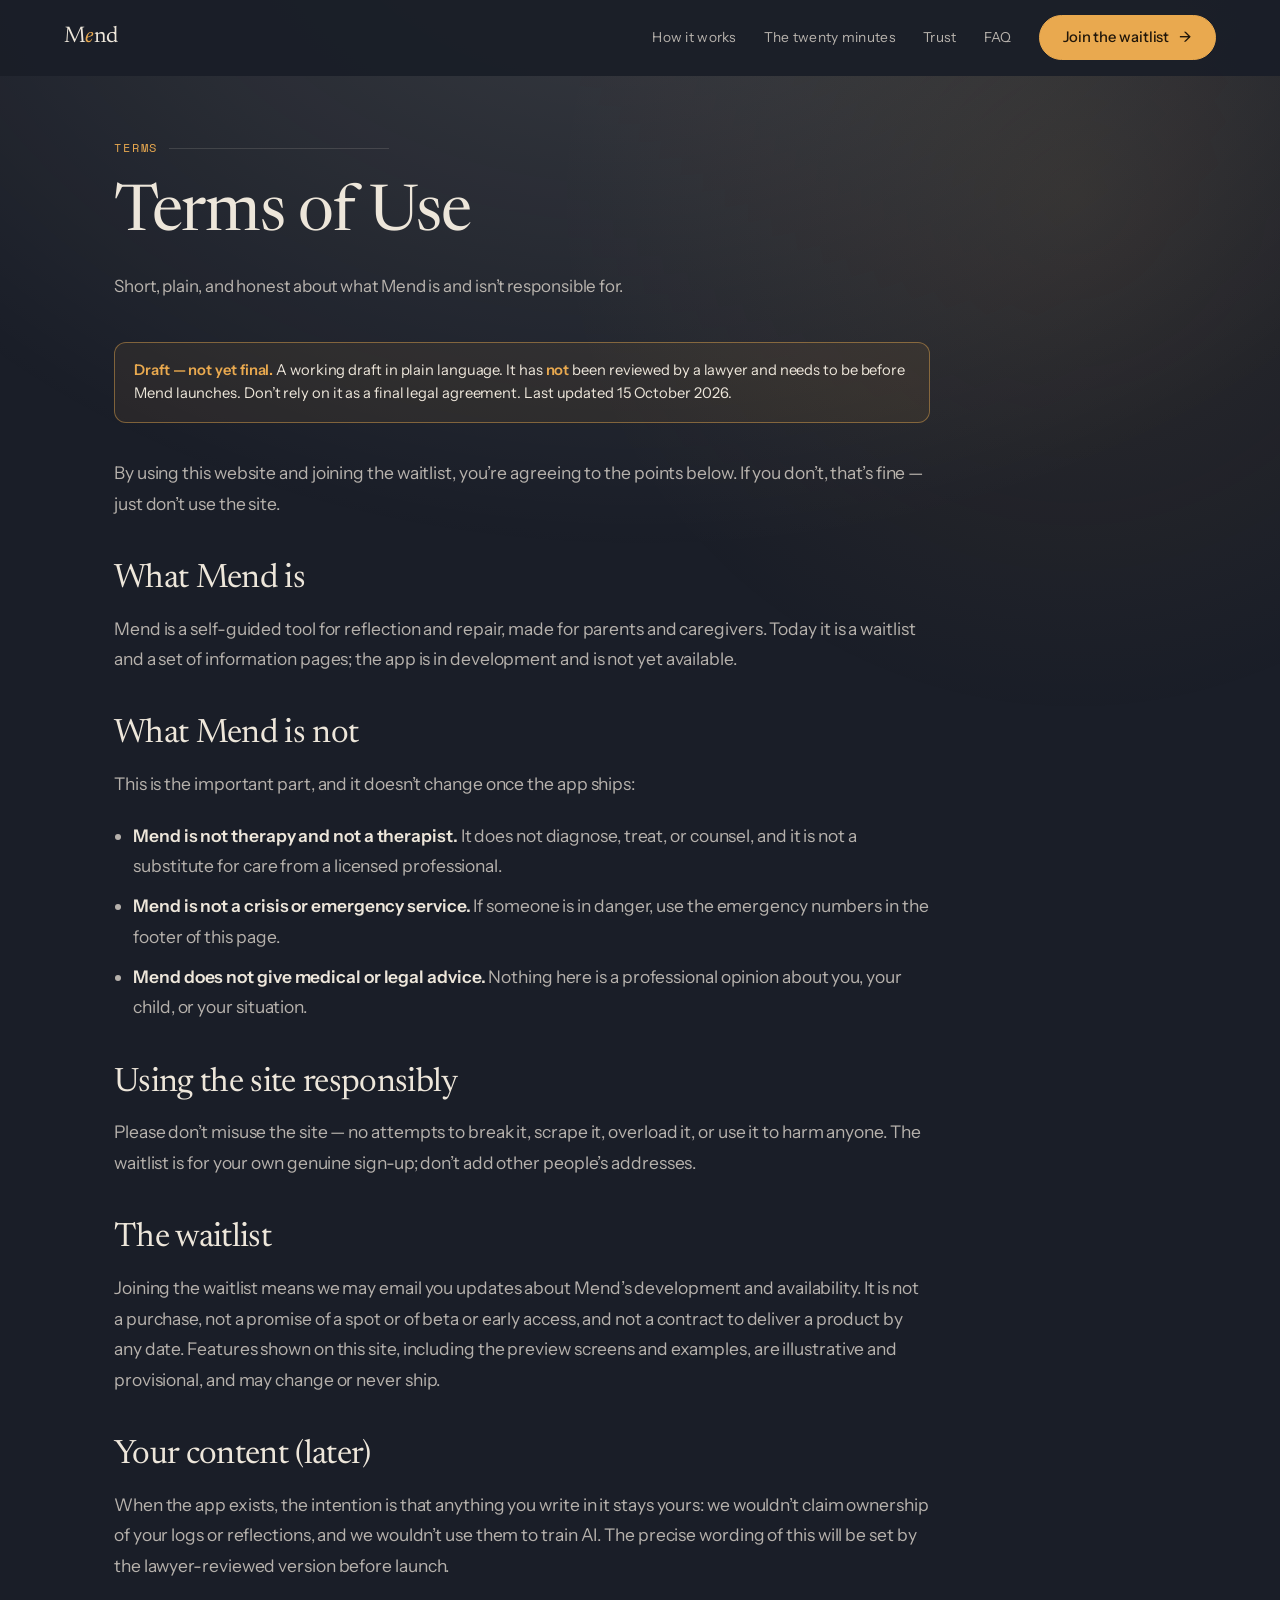
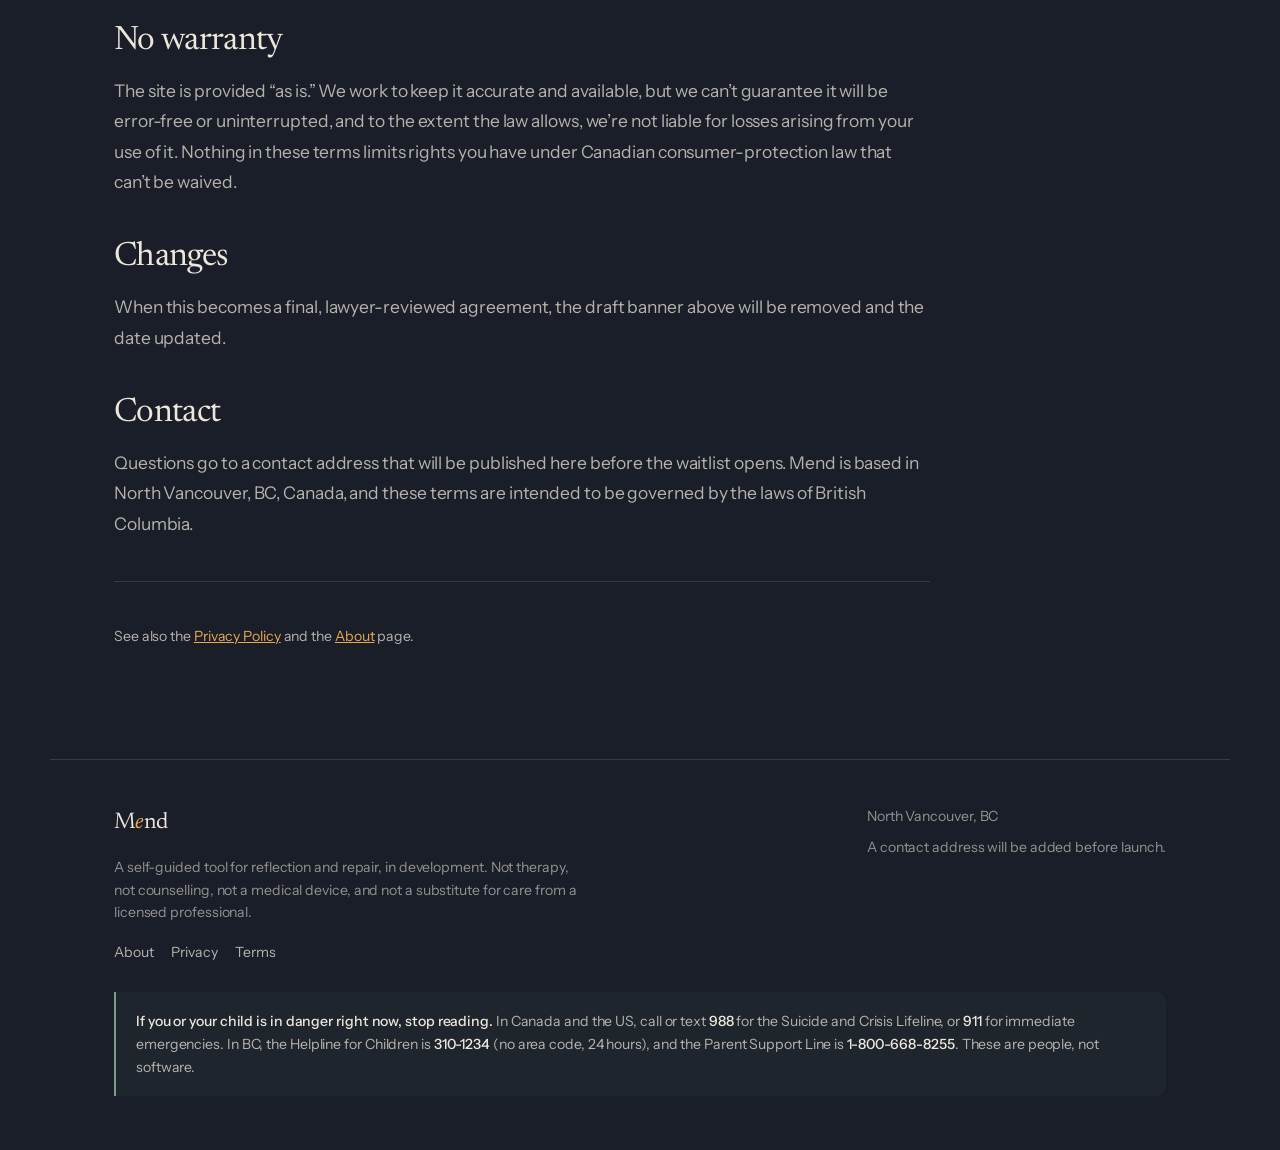
<file: terms.html>
<!DOCTYPE html>
<html lang="en">
<head>
<meta charset="utf-8">
<meta name="viewport" content="width=device-width, initial-scale=1">
<meta name="color-scheme" content="dark">
<meta name="theme-color" content="#1A1E28">
<title>Terms — Mend</title>
<meta name="description" content="A plain-language draft of the terms for using the Mend website and joining its waitlist. Not yet legally reviewed.">
<link rel="icon" href="data:image/svg+xml,%3Csvg xmlns='http://www.w3.org/2000/svg' viewBox='0 0 32 32'%3E%3Crect width='32' height='32' rx='8' fill='%231A1E28'/%3E%3Ccircle cx='16' cy='16' r='6' fill='%23E9A94F'/%3E%3C/svg%3E">
<link rel="preconnect" href="https://fonts.googleapis.com">
<link rel="preconnect" href="https://fonts.gstatic.com" crossorigin>
<link href="https://fonts.googleapis.com/css2?family=Newsreader:ital,opsz,wght@0,6..72,300;0,6..72,400;1,6..72,300;1,6..72,400&family=Instrument+Sans:wght@400;500;600&family=Space+Mono:wght@400&display=swap" rel="stylesheet">
<link rel="stylesheet" href="mend.css">
<script>document.documentElement.classList.add("js")</script>
</head>
<body>

<a href="#main" class="skip">Skip to content</a>
<div id="glow" aria-hidden="true"><i class="glow-hot"></i><i class="glow-cool"></i></div>

<div class="stage">

<nav id="nav" aria-label="Main">
  <a class="mark" href="index.html">M<i>e</i>nd</a>
  <button class="nav-toggle" type="button" aria-label="Open menu" aria-expanded="false" aria-controls="navlinks"><span></span><span></span><span></span></button>
  <div class="navlinks" id="navlinks">
    <a href="index.html#how">How it works</a>
    <a href="index.html#twenty">The twenty minutes</a>
    <a href="index.html#trust">Trust</a>
    <a href="index.html#faq">FAQ</a>
    <a class="btn" href="index.html#join">Join the waitlist <span class="arw" aria-hidden="true">→</span></a>
  </div>
</nav>

<main id="main" class="wrap band page-head">
  <p class="stamp" data-reveal>Terms</p>
  <h1 data-reveal>Terms of Use</h1>
  <p class="lede" data-reveal>Short, plain, and honest about what Mend is and isn’t responsible for.</p>

  <div class="prose" data-reveal style="margin-top:2.6rem">
    <div class="draftbar">
      <b>Draft — not yet final.</b> A working draft in plain language. It has <b>not</b> been reviewed by a lawyer and needs to be before Mend launches. Don’t rely on it as a final legal agreement. Last updated 15 October 2026.
    </div>

    <p>By using this website and joining the waitlist, you’re agreeing to the points below. If you don’t, that’s fine — just don’t use the site.</p>

    <h2>What Mend is</h2>
    <p>Mend is a self-guided tool for reflection and repair, made for parents and caregivers. Today it is a waitlist and a set of information pages; the app is in development and is not yet available.</p>

    <h2>What Mend is not</h2>
    <p>This is the important part, and it doesn’t change once the app ships:</p>
    <ul>
      <li><b>Mend is not therapy and not a therapist.</b> It does not diagnose, treat, or counsel, and it is not a substitute for care from a licensed professional.</li>
      <li><b>Mend is not a crisis or emergency service.</b> If someone is in danger, use the emergency numbers in the footer of this page.</li>
      <li><b>Mend does not give medical or legal advice.</b> Nothing here is a professional opinion about you, your child, or your situation.</li>
    </ul>

    <h2>Using the site responsibly</h2>
    <p>Please don’t misuse the site — no attempts to break it, scrape it, overload it, or use it to harm anyone. The waitlist is for your own genuine sign-up; don’t add other people’s addresses.</p>

    <h2>The waitlist</h2>
    <p>Joining the waitlist means we may email you updates about Mend’s development and availability. It is not a purchase, not a promise of a spot or of beta or early access, and not a contract to deliver a product by any date. Features shown on this site, including the preview screens and examples, are illustrative and provisional, and may change or never ship.</p>

    <h2>Your content (later)</h2>
    <p>When the app exists, the intention is that anything you write in it stays yours: we wouldn’t claim ownership of your logs or reflections, and we wouldn’t use them to train AI. The precise wording of this will be set by the lawyer-reviewed version before launch.</p>

    <h2>No warranty</h2>
    <p>The site is provided “as is.” We work to keep it accurate and available, but we can’t guarantee it will be error-free or uninterrupted, and to the extent the law allows, we’re not liable for losses arising from your use of it. Nothing in these terms limits rights you have under Canadian consumer-protection law that can’t be waived.</p>

    <h2>Changes</h2>
    <p>When this becomes a final, lawyer-reviewed agreement, the draft banner above will be removed and the date updated.</p>

    <h2>Contact</h2>
    <p>Questions go to <span data-contact>a contact address that will be published here before the waitlist opens</span>. Mend is based in North Vancouver, BC, Canada, and these terms are intended to be governed by the laws of British Columbia.</p>

    <hr>
    <p class="small">See also the <a href="privacy.html">Privacy Policy</a> and the <a href="about.html">About</a> page.</p>
  </div>
</main>

<footer class="wrap">
  <div class="fgrid">
    <div>
      <a class="mark" href="index.html">M<i>e</i>nd</a>
      <p class="small" style="margin-top:.9rem">A self-guided tool for reflection and repair, in development. Not therapy, not counselling, not a medical device, and not a substitute for care from a licensed professional.</p>
      <nav class="fnav" aria-label="Footer">
        <a href="about.html">About</a>
        <a href="privacy.html">Privacy</a>
        <a href="terms.html" aria-current="page">Terms</a>
      </nav>
    </div>
    <div class="small" style="display:grid;gap:.55rem">
      <div>North Vancouver, BC</div>
      <div data-contact>A contact address will be added before launch.</div>
    </div>
  </div>
  <div class="crisis">
    <p><b>If you or your child is in danger right now, stop reading.</b> In Canada and the US, call or text <b>988</b> for the Suicide and Crisis Lifeline, or <b>911</b> for immediate emergencies. In BC, the Helpline for Children is <b>310-1234</b> (no area code, 24 hours), and the Parent Support Line is <b>1-800-668-8255</b>. These are people, not software.</p>
  </div>
</footer>

</div>
<script src="config.js" defer></script>
<script src="mend.js" defer></script>
</body>
</html>
</file>
<file: mend.css>
/* ============================================================
   MEND — shared design system (every page)
   Concept: "the hallway light." Deep dusk blue, one warm amber,
   a little sage. The page opens over-exposed and cools as you
   scroll. Section stamps are real clock times.

   MOTION: one system. Every duration/distance/easing below comes
   from the tokens in :root; home.js and mend.js read the same
   tokens, so changing a number here changes it everywhere.
   ============================================================ */
:root{
  /* palette */
  --dusk:#1A1E28;
  --dusk-deep:#0F1218;
  --dusk-soft:#232833;
  --paper:#EDE6DA;
  --paper-dim:rgba(237,230,218,.74);
  --paper-faint:rgba(237,230,218,.58);
  --lamp:#E9A94F;
  --sage:#7C9C8B;
  --hot:#FFF6E6;
  --rule:rgba(237,230,218,.14);

  --display:"Newsreader",Georgia,serif;
  --body:"Instrument Sans",system-ui,-apple-system,sans-serif;
  --mono:"Space Mono",ui-monospace,monospace;

  --pad:clamp(1.25rem,5vw,4.5rem);
  --maxw:1180px;

  /* motion tokens: easing */
  --ease:cubic-bezier(.22,.61,.36,1);
  --ease-soft:cubic-bezier(.45,.05,.25,1);
  /* motion tokens: durations */
  --t-press:120ms;
  --t-hover:150ms;
  --t-icon:180ms;
  --t-swap:180ms;
  --t-pop:200ms;
  --t-panel:220ms;
  --t-fade:250ms;
  --t-rise:350ms;
  --t-text:400ms;
  --t-head:450ms;
  --t-hero:500ms;
  --t-block:550ms;
  --t-bars:650ms;
  --t-line:900ms;
  --t-sweep:6s;
  --t-stagger:80ms;
  /* motion tokens: distances */
  --d-pop:4px;
  --d-form:6px;
  --d-panel:8px;
  --d-head:10px;
  --d-hero:12px;
  --d-block:16px;
}

*{box-sizing:border-box}
html{scroll-behavior:smooth;-webkit-text-size-adjust:100%;scroll-padding-top:5rem}
body{
  margin:0;background:var(--dusk);color:var(--paper);
  font-family:var(--body);font-size:clamp(1rem,.55vw + .9rem,1.09rem);
  line-height:1.62;letter-spacing:-.005em;overflow-x:hidden;
}
img,svg{max-width:100%}
a{color:var(--lamp)}
:focus-visible{outline:2px solid var(--lamp);outline-offset:3px}
.vh{position:absolute!important;width:1px;height:1px;margin:-1px;overflow:hidden;clip:rect(0 0 0 0);white-space:nowrap;border:0;padding:0}

/* ---------- ambient light: two stacked layers, cross-faded by scroll ---------- */
#glow{position:fixed;inset:0;z-index:0;pointer-events:none}
#glow i{position:absolute;inset:0}
.glow-hot{
  background:
    radial-gradient(120vmax 90vmax at 50% -18%, rgba(255,246,230,.15) 0%, transparent 62%),
    radial-gradient(70vmax 70vmax at 84% 22%, rgba(233,169,79,.09) 0%, transparent 58%);
}
.glow-cool{
  background:
    radial-gradient(120vmax 90vmax at 50% -18%, rgba(124,156,139,.10) 0%, transparent 62%),
    radial-gradient(70vmax 70vmax at 16% 90%, rgba(124,156,139,.07) 0%, transparent 58%);
  opacity:0;
}
.stage{position:relative;z-index:2}

/* ---------- structure ---------- */
.wrap{max-width:var(--maxw);margin:0 auto;padding-left:var(--pad);padding-right:var(--pad)}
.band{padding-top:clamp(4.5rem,10vh,8rem);padding-bottom:clamp(4.5rem,10vh,8rem)}
.hr{height:1px;background:var(--rule);border:0;margin:0}

.stamp{
  font-family:var(--mono);font-size:.72rem;letter-spacing:.16em;text-transform:uppercase;
  color:var(--lamp);display:flex;align-items:center;gap:.7rem;margin:0 0 1.5rem;
}
.stamp::after{content:"";flex:1;height:1px;background:var(--rule);max-width:220px}

h1,h2,h3{font-family:var(--display);font-weight:400;letter-spacing:-.02em;line-height:1.08;margin:0}
h1{font-size:clamp(2.5rem,7.6vw,5.6rem);line-height:1.04}
h2{font-size:clamp(1.9rem,4.2vw,3.2rem);line-height:1.1}
h3{font-size:clamp(1.22rem,1.8vw,1.5rem);line-height:1.2}
.em{font-style:italic;font-weight:300;color:var(--paper-dim)}
.lede{font-size:clamp(1.06rem,1.25vw,1.24rem);color:var(--paper-dim);max-width:58ch;line-height:1.66;margin:1.5rem 0 0}
.small{font-size:.88rem;color:var(--paper-faint);line-height:1.6}
.sample-tag{font-family:var(--mono);font-size:.66rem;letter-spacing:.14em;text-transform:uppercase;color:var(--paper-faint)}

/* ---------- nav ---------- */
#nav{
  position:sticky;top:0;z-index:40;
  display:flex;align-items:center;justify-content:space-between;gap:1rem;
  padding:.95rem var(--pad);
  background:rgba(26,30,40,.94);
  border-bottom:1px solid transparent;
  transition:border-color var(--t-fade) var(--ease);
}
#nav.stuck{border-bottom-color:var(--rule)}
.mark{font-family:var(--display);font-size:1.42rem;letter-spacing:-.03em;text-decoration:none;color:var(--paper)}
.mark i{font-style:italic;color:var(--lamp)}
.navlinks{display:flex;align-items:center;gap:1.7rem}
.navlinks a:not(.btn){
  font-size:.86rem;color:var(--paper-dim);text-decoration:none;letter-spacing:.02em;
  position:relative;padding:.35rem 0;
}
.navlinks a:not(.btn)::after{
  content:"";position:absolute;left:0;right:0;bottom:.1rem;height:1px;background:var(--lamp);
  transform:scaleX(0);transform-origin:left;
  transition:transform var(--t-hover) var(--ease);
}
.navlinks a:not(.btn):focus-visible::after{transform:scaleX(1)}
@media (hover:hover) and (pointer:fine){
  .navlinks a:not(.btn):hover{color:var(--paper)}
  .navlinks a:not(.btn):hover::after{transform:scaleX(1)}
}

.nav-toggle{
  display:none;align-items:center;justify-content:center;flex-direction:column;gap:4px;
  width:44px;height:44px;padding:0;border:1px solid var(--rule);border-radius:50%;
  background:var(--dusk-soft);color:var(--paper);cursor:pointer;
}
.nav-toggle span{width:17px;height:1.5px;background:currentColor;
  transition:transform var(--t-icon) var(--ease),opacity var(--t-icon) var(--ease)}
.nav-toggle[aria-expanded="true"] span:nth-child(1){transform:translateY(5.5px) rotate(45deg)}
.nav-toggle[aria-expanded="true"] span:nth-child(2){opacity:0}
.nav-toggle[aria-expanded="true"] span:nth-child(3){transform:translateY(-5.5px) rotate(-45deg)}

@media(max-width:860px){
  .navlinks a:not(.btn){display:none}                 /* no JS: only the CTA remains */
  .js .nav-toggle{display:flex}
  .js .navlinks a:not(.btn){display:block;padding:.7rem .2rem;font-size:.95rem}
  .js .navlinks{
    position:absolute;top:100%;left:0;right:0;
    flex-direction:column;align-items:stretch;gap:.2rem;
    padding:.8rem var(--pad) 1.3rem;background:var(--dusk);
    border-bottom:1px solid var(--rule);box-shadow:0 18px 28px rgba(0,0,0,.22);
    opacity:0;visibility:hidden;transform:translateY(calc(-1 * var(--d-panel)));
    transition:opacity var(--t-panel) var(--ease),transform var(--t-panel) var(--ease),visibility 0s linear var(--t-panel);
  }
  .js .navlinks.open{opacity:1;visibility:visible;transform:none;transition-delay:0s}
  .js .navlinks .btn{justify-content:center;margin-top:.4rem}
}

.skip{position:absolute;left:.6rem;top:-4rem;z-index:100;background:var(--lamp);color:#20160A;padding:.6rem 1rem;border-radius:8px;text-decoration:none;font-weight:600}
.skip:focus{top:.6rem}

/* ---------- buttons ---------- */
.btn{
  font-family:var(--body);font-size:.92rem;font-weight:500;line-height:1.2;
  display:inline-flex;align-items:center;justify-content:center;gap:.6rem;
  padding:.78rem 1.45rem;min-height:44px;border-radius:999px;border:1px solid var(--lamp);
  background:var(--lamp);color:#20160A;text-decoration:none;cursor:pointer;
  transition:transform var(--t-press) var(--ease),box-shadow var(--t-hover) var(--ease),
             background-color var(--t-hover) var(--ease),border-color var(--t-hover) var(--ease);
}
.btn:active{transform:scale(.98)}
.btn--ghost{background:transparent;color:var(--paper);border-color:var(--paper-faint)}
.btn--sm{padding:.55rem 1.05rem;font-size:.84rem;min-height:40px}
.btn .arw{display:inline-block;transition:transform var(--t-hover) var(--ease)}
@media (hover:hover) and (pointer:fine){
  .btn:hover{box-shadow:0 8px 28px -12px rgba(233,169,79,.65)}
  .btn--ghost:hover{border-color:var(--paper);box-shadow:none}
  .btn:hover .arw{transform:translateX(3px)}
}
.btn[disabled]{cursor:default;opacity:.75}

/* ---------- hero ---------- */
.hero{position:relative;padding-top:clamp(2.6rem,8vh,5.5rem);padding-bottom:clamp(3.5rem,9vh,6rem);min-height:min(86vh,820px);display:flex;flex-direction:column;justify-content:center}
.hero h1{max-width:17ch}
.hero h1 .em{display:block;margin-top:.5rem;font-size:.62em;line-height:1.14;max-width:22ch}
.hero .lede{max-width:52ch}
.pill{
  display:inline-flex;align-items:center;gap:.55rem;align-self:flex-start;margin:0 0 1.4rem;
  font-family:var(--mono);font-size:.72rem;letter-spacing:.14em;text-transform:uppercase;color:var(--lamp);
  border:1px solid rgba(233,169,79,.45);border-radius:999px;padding:.38rem .85rem;background:rgba(233,169,79,.07);
}
.pill::before{content:"";width:6px;height:6px;border-radius:50%;background:var(--lamp)}
.hero-meta{margin:1.1rem 0 0;max-width:52ch;color:var(--paper-dim)}
.hero .note{color:var(--paper-dim)}

/* hallway light: one slow pass of warm light, then it settles */
.hall-light{
  position:absolute;inset:0 0 auto 0;height:100%;pointer-events:none;z-index:-1;
  background:radial-gradient(60% 75% at 50% 0%,rgba(255,246,230,.20),transparent 72%);
  animation:hallway var(--t-sweep) var(--ease-soft) both;
}
@keyframes hallway{
  0%{opacity:0;transform:translateX(-16%)}
  45%{opacity:1}
  100%{opacity:.7;transform:none}
}
.doorlight{position:absolute;left:0;right:0;bottom:0;height:1px;
  background:linear-gradient(90deg,transparent,rgba(233,169,79,.55) 25%,rgba(255,246,230,.6) 50%,rgba(233,169,79,.55) 75%,transparent)}

@keyframes rise{from{opacity:0;transform:translateY(var(--rise,0))}to{opacity:1;transform:none}}
@keyframes fade{from{opacity:0}to{opacity:1}}
.hero-h{--rise:var(--d-hero);animation:rise var(--t-hero) var(--ease) both}
.hero-lede{animation:fade var(--t-text) var(--ease) var(--t-stagger) both}
.hero-form{--rise:var(--d-form);animation:rise var(--t-rise) var(--ease) calc(var(--t-stagger) * 2) both}

/* ---------- waitlist form ---------- */
.signup{display:flex;gap:.65rem;margin-top:2rem;max-width:480px;flex-wrap:wrap}
.signup input[type="email"]{
  flex:1 1 220px;min-width:0;min-height:48px;font-family:var(--body);font-size:1rem;color:var(--paper);
  background:rgba(237,230,218,.06);border:1px solid var(--paper-faint);border-radius:999px;
  padding:.78rem 1.25rem;
  transition:border-color var(--t-hover) var(--ease),background-color var(--t-hover) var(--ease);
}
.signup input[type="email"]::placeholder{color:var(--paper-faint)}
.signup input[type="email"]:focus-visible{outline:2px solid var(--lamp);outline-offset:2px;border-color:var(--lamp);background:rgba(237,230,218,.09)}
.signup input[aria-invalid="true"]{border-color:var(--lamp)}
.signup input[disabled]{opacity:.7}
.hp{position:absolute!important;left:-9999px;width:1px;height:1px;overflow:hidden}

/* the two labels share one grid cell, so the swap is a pure crossfade */
.btn--submit{display:inline-grid}
.btn--submit .lbl{grid-area:1/1;display:inline-flex;align-items:center;justify-content:center;gap:.6rem;
  transition:opacity var(--t-hover) var(--ease)}
.btn--submit .lbl-busy{opacity:0}
.signup[data-state="submitting"] .lbl-idle{opacity:0}
.signup[data-state="submitting"] .lbl-busy{opacity:1}

.formstatus{flex-basis:100%;margin:.5rem 0 0;font-size:.9rem;line-height:1.5;color:var(--paper-dim)}
.formstatus:empty{display:none}
.formstatus[data-state="error"]{color:var(--lamp)}
.formstatus[data-state="success"]{color:#A9C7B7;--rise:var(--d-pop);animation:rise var(--t-pop) var(--ease) both}
.formstatus a{color:inherit}
.note{margin:.9rem 0 0;font-size:.82rem;color:var(--paper-faint);max-width:52ch}

/* ---------- reveal (one system, two sizes) ---------- */
.js [data-reveal]{opacity:0;transform:translateY(var(--d-head));
  transition:opacity var(--t-head) var(--ease),transform var(--t-head) var(--ease)}
.js [data-reveal="lg"]{transform:translateY(var(--d-block));
  transition-duration:var(--t-block)}
.js [data-reveal="none"]{opacity:1;transform:none}   /* just toggles .in for child animations */
.js [data-reveal].in{opacity:1;transform:none}

/* ---------- story timeline ---------- */
.axis{position:relative;margin:3.2rem 0 .8rem;padding:3.2rem 0 4.4rem}
.axis-line,.axis-fill{position:absolute;left:0;right:0;top:50%;height:1px}
.axis-line{background:var(--rule)}
.axis-fill{background:var(--lamp);transform-origin:left;
  transition:transform var(--t-line) var(--ease-soft)}
.js .axis:not(.in) .axis-fill{transform:scaleX(0)}
.axis-marks{position:relative;display:flex;justify-content:space-between;list-style:none;margin:0;padding:0}
.mk{position:relative;text-align:center;flex:0 0 auto;width:clamp(74px,22%,170px);
  transition:opacity var(--t-fade) var(--ease);transition-delay:calc(var(--i) * var(--t-stagger) + 160ms)}
.js .axis:not(.in) .mk{opacity:0}
.mk .dot{display:block;width:9px;height:9px;border-radius:50%;background:var(--dusk);border:1px solid var(--paper-faint);margin:0 auto}
.mk .t{font-family:var(--mono);font-size:.7rem;letter-spacing:.08em;color:var(--paper-faint);position:absolute;top:-2.1rem;left:50%;transform:translateX(-50%);white-space:nowrap}
.mk .l{font-size:.84rem;color:var(--paper-dim);position:absolute;top:1.6rem;left:50%;transform:translateX(-50%);width:15ch;line-height:1.35}
.mk--hot .dot{background:var(--hot);border-color:var(--hot);box-shadow:0 0 22px 5px rgba(255,246,230,.3)}
.mk--hot .t{color:var(--hot)}
.mk--live .dot{background:var(--lamp);border-color:var(--lamp);box-shadow:0 0 22px 4px rgba(233,169,79,.32)}
.mk--live .t{color:var(--lamp)}
.mk--live .l{color:var(--paper)}
@media(max-width:640px){
  .axis{padding:0 0 0 .6rem;margin:2.4rem 0 1rem}
  .axis-line,.axis-fill{left:.65rem;right:auto;top:0;bottom:0;width:1px;height:auto}
  .axis-fill{transform-origin:top}
  .js .axis:not(.in) .axis-fill{transform:scaleY(0)}
  .axis-marks{display:grid;gap:1.7rem}
  .mk{width:auto;text-align:left;display:grid;grid-template-columns:.9rem 3.2rem minmax(0,1fr);gap:.7rem;align-items:start}
  .mk .dot{grid-column:1;grid-row:1;margin:.3rem 0 0;position:relative;left:-.3rem}
  .mk .t{grid-column:2;grid-row:1;position:static;transform:none;white-space:normal}
  .mk .l{grid-column:3;grid-row:1;position:static;transform:none;width:auto}
}

/* ---------- preview ---------- */
.preview-grid{display:grid;gap:2.2rem;margin-top:2.6rem;align-items:center}
@media(min-width:880px){.preview-grid{grid-template-columns:minmax(0,1fr) 310px;gap:clamp(2rem,6vw,5rem)}}
.preview-tabs{display:none;gap:.7rem}
.tabs-ready .preview-tabs{display:flex;flex-direction:column}
.ptab{
  text-align:left;font:inherit;color:var(--paper-dim);cursor:pointer;
  background:transparent;border:1px solid var(--rule);border-radius:14px;padding:1rem 1.15rem;
  display:grid;grid-template-columns:2rem 1fr;gap:.2rem .7rem;align-items:baseline;
  transition:border-color var(--t-hover) var(--ease),background-color var(--t-hover) var(--ease),color var(--t-hover) var(--ease);
}
.ptab .n{font-family:var(--mono);font-size:.74rem;color:var(--paper-faint)}
.ptab .ti{font-family:var(--display);font-size:1.25rem;color:var(--paper);line-height:1.2}
.ptab .de{grid-column:2;font-size:.9rem}
.ptab[aria-selected="true"]{border-color:rgba(233,169,79,.55);background:rgba(233,169,79,.06)}
.ptab[aria-selected="true"] .n{color:var(--lamp)}
@media (hover:hover) and (pointer:fine){.ptab:hover{border-color:var(--paper-faint)}}
@media(max-width:879px){
  .tabs-ready .preview-tabs{flex-direction:row}
  .ptab{flex:1 1 0;min-width:0;padding:.75rem .8rem;grid-template-columns:1fr}
  .ptab .n,.ptab .de{display:none}
  .ptab .ti{font-size:1.05rem;text-align:center}
}

.phone{
  width:min(100%,290px);margin:0 auto;border:1px solid var(--rule);border-radius:36px;padding:10px;
  background:var(--dusk-deep);box-shadow:0 36px 70px -36px rgba(0,0,0,.7),0 0 0 6px rgba(237,230,218,.03);
}
.tabs-ready .phone{aspect-ratio:9/17}
.screen{border-radius:27px;background:radial-gradient(120% 70% at 50% 0%,rgba(255,246,230,.09),transparent 70%),var(--dusk-soft);
  height:100%;min-height:340px;display:grid;overflow:hidden}
.screen-panel{
  padding:1.5rem 1.25rem 1.25rem;display:flex;flex-direction:column;gap:.95rem;
  font-size:.86rem;color:var(--paper-dim);
}
.screen-panel + .screen-panel{border-top:1px solid var(--rule)}
.tabs-ready .screen-panel{grid-area:1/1;border-top:0;opacity:0;visibility:hidden;
  transition:opacity var(--t-fade) var(--ease),visibility 0s linear var(--t-fade)}
.tabs-ready .screen-panel.on{opacity:1;visibility:visible;transition-delay:0s}
.sp-time{font-family:var(--mono);font-size:.66rem;letter-spacing:.14em;text-transform:uppercase;color:var(--lamp)}
.sp-title{font-family:var(--display);font-size:1.55rem;line-height:1.12;color:var(--paper);margin:0}
.sp-ring{width:104px;height:104px;border-radius:50%;margin:.6rem auto;border:1px solid rgba(124,156,139,.45);
  background:radial-gradient(circle,rgba(124,156,139,.16),transparent 66%);display:grid;place-items:center;
  font-family:var(--display);font-style:italic;color:var(--paper-dim)}
.sp-chips{display:flex;flex-wrap:wrap;gap:.45rem}
.sp-chip{border:1px solid var(--rule);border-radius:999px;padding:.34rem .75rem;font-size:.8rem;color:var(--paper-dim)}
.sp-chip.sel{border-color:var(--lamp);color:var(--paper);background:rgba(233,169,79,.1)}
.sp-scale{display:flex;gap:.45rem}
.sp-scale span{width:18px;height:18px;border-radius:50%;border:1px solid var(--paper-faint)}
.sp-scale span.sel{background:var(--lamp);border-color:var(--lamp)}
.sp-quote{margin:0;padding:.95rem 1rem;border-radius:12px;border:1px solid var(--rule);background:rgba(237,230,218,.045);
  font-family:var(--display);font-style:italic;font-size:1.02rem;line-height:1.4;color:var(--paper)}
.sp-skip{margin-top:auto;font-size:.78rem;color:var(--paper-faint)}
.preview-caption{margin:1.1rem auto 0;text-align:center;max-width:290px}

/* ---------- steps ---------- */
.steps{list-style:none;margin:3rem 0 0;padding:0;display:grid;gap:1.1rem;grid-template-columns:repeat(auto-fit,minmax(240px,1fr));counter-reset:step}
.step{border:1px solid var(--rule);border-radius:16px;padding:1.6rem 1.5rem;background:linear-gradient(170deg,rgba(237,230,218,.045),rgba(237,230,218,.01))}
.step .n{font-family:var(--mono);font-size:.7rem;letter-spacing:.14em;text-transform:uppercase;color:var(--lamp);margin-bottom:.9rem;display:block}
.step h3{margin-bottom:.6rem}
.step p{margin:0;color:var(--paper-dim);font-size:.96rem}

/* ---------- the dial ---------- */
.dial-wrap{display:grid;grid-template-columns:minmax(0,1fr) minmax(0,1.08fr);gap:clamp(2rem,5vw,4.5rem);align-items:center;margin-top:3rem}
@media(max-width:900px){.dial-wrap{grid-template-columns:1fr}}
.dial-col{display:grid;gap:1.1rem;justify-items:center}
.dial{
  position:relative;aspect-ratio:1;width:100%;max-width:340px;border-radius:50%;
  background:radial-gradient(circle at 50% 50%,rgba(233,169,79,.10),transparent 68%);
  user-select:none;-webkit-user-select:none;
}
.dial:focus-visible{outline:2px solid var(--lamp);outline-offset:6px;border-radius:50%}
.dial svg{position:absolute;inset:0;width:100%;height:100%;transform:rotate(-90deg);pointer-events:none}
.dial .track{fill:none;stroke:var(--rule);stroke-width:1.5}
.dial .prog{fill:none;stroke:var(--lamp);stroke-width:2.5;stroke-linecap:round;transition:stroke var(--t-swap) linear}
.dial .tick{stroke:var(--paper-faint);stroke-width:1}
/* the draggable band is the ring; the centre is a dead zone that lets the page scroll */
.dial-ring{position:absolute;inset:0;border-radius:50%;touch-action:none;cursor:grab}
.dial-ring:active{cursor:grabbing}
.dial-read{position:absolute;inset:19%;border-radius:50%;display:grid;place-content:center;text-align:center;z-index:2}
.dial-read .m{font-family:var(--display);font-size:clamp(3rem,7vw,4.2rem);line-height:.9;letter-spacing:-.04em;font-variant-numeric:tabular-nums}
.dial-read .u{font-family:var(--mono);font-size:.62rem;letter-spacing:.18em;text-transform:uppercase;color:var(--paper-faint);margin-top:.5rem}
.knob{
  position:absolute;left:50%;top:50%;width:20px;height:20px;border-radius:50%;pointer-events:none;
  background:var(--paper);box-shadow:0 0 0 5px rgba(233,169,79,.2),0 4px 14px rgba(0,0,0,.5);
}
.dial-controls{display:flex;gap:.7rem;flex-wrap:wrap;justify-content:center}
.dial-hint{margin:0;text-align:center;max-width:34ch}

.panel{border-left:1px solid var(--rule);padding-left:clamp(1.2rem,2.4vw,2.2rem);min-height:300px}
@media(max-width:900px){.panel{border-left:0;border-top:1px solid var(--rule);padding:1.6rem 0 0;min-height:0}}
.panel.swap{--rise:var(--d-panel);animation:rise var(--t-swap) var(--ease) both}
.panel .ph{font-family:var(--mono);font-size:.7rem;letter-spacing:.14em;text-transform:uppercase;color:var(--lamp);margin-bottom:.9rem}
.panel h3{margin-bottom:.8rem}
.panel p{margin:0;color:var(--paper-dim);max-width:46ch}
.panel .said{margin-top:1.4rem;padding:1.05rem 1.2rem;border-radius:12px;background:rgba(237,230,218,.045);border:1px solid var(--rule);font-family:var(--display);font-style:italic;font-size:1.04rem;color:var(--paper);max-width:46ch}
.panel .said-tag{display:block;margin-bottom:.4rem}

/* ---------- examples ---------- */
.ex{margin-top:2.6rem;border:1px solid var(--rule);border-radius:18px;overflow:hidden;background:var(--dusk-deep)}
.ex-top{padding:1.05rem 1.5rem;border-bottom:1px solid var(--rule);display:flex;justify-content:space-between;align-items:center;gap:.5rem 1rem;flex-wrap:wrap}
.rewrite{display:grid;gap:1px;background:var(--rule)}
@media(min-width:760px){.rewrite{grid-template-columns:1fr 1fr}}
.rw{background:var(--dusk-deep);padding:1.6rem 1.5rem}
.rw .tag{margin-bottom:.8rem;display:block}
.rw p{margin:0;font-family:var(--display);font-size:clamp(1.08rem,1.6vw,1.28rem);line-height:1.42;color:var(--paper-dim)}
.rw--out .tag{color:#A9C7B7}
.rw--out p{color:var(--paper)}
.ex-foot{padding:1.1rem 1.5rem;border-top:1px solid var(--rule)}
.ex-foot p{margin:0}
.mirror-body{padding:1.7rem 1.5rem}
.mirror-body .hl{font-family:var(--display);font-size:clamp(1.25rem,2.4vw,1.75rem);line-height:1.26;margin:0 0 1.7rem;max-width:42ch}
.bars{display:flex;flex-direction:column;gap:.9rem;margin:0;padding:0;list-style:none}
.bar{display:grid;grid-template-columns:clamp(104px,24%,170px) 1fr auto;gap:.9rem;align-items:center;font-size:.88rem}
.bar .bl{color:var(--paper-dim)}
.bar .bt{height:8px;border-radius:99px;background:rgba(237,230,218,.08);overflow:hidden}
.bar .bf{display:block;height:100%;width:var(--w);border-radius:99px;background:linear-gradient(90deg,var(--lamp),#F0C177);
  transform-origin:left;transition:transform var(--t-bars) var(--ease)}
.js .mirror:not(.in) .bar .bf{transform:scaleX(0)}
.bar .bv{font-family:var(--mono);font-size:.76rem;color:var(--paper-dim);min-width:4.2rem;text-align:right}
@media(max-width:420px){.bar{grid-template-columns:1fr auto;row-gap:.35rem}.bar .bt{grid-column:1/-1;grid-row:2}}

/* ---------- guard: what Mend is not ---------- */
.guard{border:1px solid rgba(124,156,139,.38);border-radius:16px;padding:clamp(1.5rem,3vw,2.3rem);background:rgba(124,156,139,.06);margin-top:2.2rem}
.guard h3{color:#A9C7B7;margin-bottom:1.1rem}
.guard ul{margin:0;padding-left:1.15rem;display:grid;gap:.75rem}
.guard li{color:var(--paper-dim);font-size:.96rem}
.guard li b{color:var(--paper);font-weight:500}

/* ---------- builder note + status ---------- */
.builder{display:grid;gap:1.4rem;margin-top:2rem;max-width:64ch}
.builder p{margin:0;color:var(--paper-dim)}
.status{margin:2.4rem 0 0;border-top:1px solid var(--rule)}
.status-row{display:grid;grid-template-columns:minmax(0,1fr) minmax(0,2fr) auto;gap:.4rem 1.5rem;padding:1.1rem 0;border-bottom:1px solid var(--rule);align-items:baseline}
.status dt{font-family:var(--display);font-size:1.12rem;color:var(--paper)}
.status dd{margin:0;color:var(--paper-dim);font-size:.94rem}
.status .tag{font-family:var(--mono);font-size:.68rem;letter-spacing:.12em;text-transform:uppercase;color:var(--paper-faint);border:1px solid var(--rule);border-radius:999px;padding:.25rem .65rem;white-space:nowrap;justify-self:end}
.status .tag--live{color:#A9C7B7;border-color:rgba(124,156,139,.5)}
.status .tag--now{color:var(--lamp);border-color:rgba(233,169,79,.45)}
@media(max-width:720px){.status-row{grid-template-columns:1fr auto}.status dd{grid-column:1/-1;grid-row:2}}

/* ---------- faq ---------- */
.faq{margin-top:2.4rem;border-top:1px solid var(--rule)}
.q{border-bottom:1px solid var(--rule)}
.q summary{
  display:flex;gap:1rem;align-items:flex-start;justify-content:space-between;cursor:pointer;list-style:none;
  padding:1.3rem .2rem;font-family:var(--display);font-size:clamp(1.06rem,1.6vw,1.24rem);color:var(--paper);
  transition:color var(--t-hover) var(--ease);
}
.q summary::-webkit-details-marker{display:none}
.q summary:focus-visible{outline-offset:-2px}
@media (hover:hover) and (pointer:fine){.q summary:hover{color:var(--lamp)}}
.q .pm{flex:0 0 auto;width:16px;height:16px;position:relative;margin-top:.45em}
.q .pm::before,.q .pm::after{content:"";position:absolute;background:var(--lamp);transition:transform var(--t-icon) var(--ease)}
.q .pm::before{left:0;top:7px;width:16px;height:1.5px}
.q .pm::after{left:7px;top:0;width:1.5px;height:16px}
.q:not([data-js])[open] .pm::after,.q[data-js].is-open .pm::after{transform:rotate(90deg)}
.q .a{padding:0 .2rem}
.q .a p{margin:0 0 1.3rem;color:var(--paper-dim);font-size:.97rem;max-width:66ch}

/* ---------- closing ---------- */
.close{padding:clamp(4.5rem,12vh,8rem) 0}
.close .inner{max-width:640px;margin:0 auto;text-align:center}
.close .lede{margin-left:auto;margin-right:auto}
.close .signup{margin-left:auto;margin-right:auto;justify-content:center}
.close .note{margin-left:auto;margin-right:auto}

/* ---------- footer + crisis block (present on every page) ---------- */
footer{border-top:1px solid var(--rule);padding:2.8rem 0 3.4rem;position:relative;z-index:2}
.fgrid{display:flex;justify-content:space-between;gap:2rem;flex-wrap:wrap;align-items:flex-start}
footer .small{max-width:52ch}
.fnav{display:flex;gap:1.1rem;flex-wrap:wrap;margin-top:.7rem;font-size:.88rem}
.fnav a{color:var(--paper-dim);text-decoration:none;padding:.2rem 0}
.fnav a:focus-visible{text-decoration:underline}
@media (hover:hover) and (pointer:fine){.fnav a:hover{color:var(--paper);text-decoration:underline}}
.crisis{margin-top:1.6rem;padding:1.1rem 1.25rem;border-left:2px solid var(--sage);background:rgba(124,156,139,.06);border-radius:0 10px 10px 0}
.crisis p{margin:0;font-size:.88rem;color:var(--paper-dim)}
.crisis b{color:var(--paper);font-weight:500}

/* ---------- prose + legal (about / privacy / terms) ---------- */
.prose{max-width:68ch}
.prose p,.prose li{color:var(--paper-dim);line-height:1.75}
.prose p{margin:0 0 1.3rem}
.prose h2{margin:2.6rem 0 1rem;font-size:clamp(1.55rem,3vw,2.1rem)}
.prose ul,.prose ol{margin:0 0 1.4rem;padding-left:1.2rem;display:grid;gap:.6rem}
.prose strong,.prose b{color:var(--paper);font-weight:600}
.prose hr{height:1px;background:var(--rule);border:0;margin:2.6rem 0}
.prose .kicker{color:var(--paper)}
.draftbar{border:1px solid rgba(233,169,79,.45);background:rgba(233,169,79,.07);border-radius:12px;padding:1rem 1.2rem;margin:0 0 2.2rem;font-size:.92rem;color:var(--paper);line-height:1.6}
.draftbar b{color:var(--lamp)}
.page-head{padding-top:clamp(2.6rem,7vh,4.5rem)}
.page-head h1{font-size:clamp(2.3rem,6vw,4rem);max-width:18ch}

/* ---------- reduced motion: final states, no decorative motion ---------- */
@media (prefers-reduced-motion:reduce){
  html{scroll-behavior:auto}
  *,*::before,*::after{animation:none!important;transition:none!important}
  .js [data-reveal]{opacity:1;transform:none}
  .js .axis:not(.in) .axis-fill,.js .mirror:not(.in) .bar .bf{transform:none}
  .js .axis:not(.in) .mk{opacity:1}
  .hall-light{opacity:.7}
}
</file>
